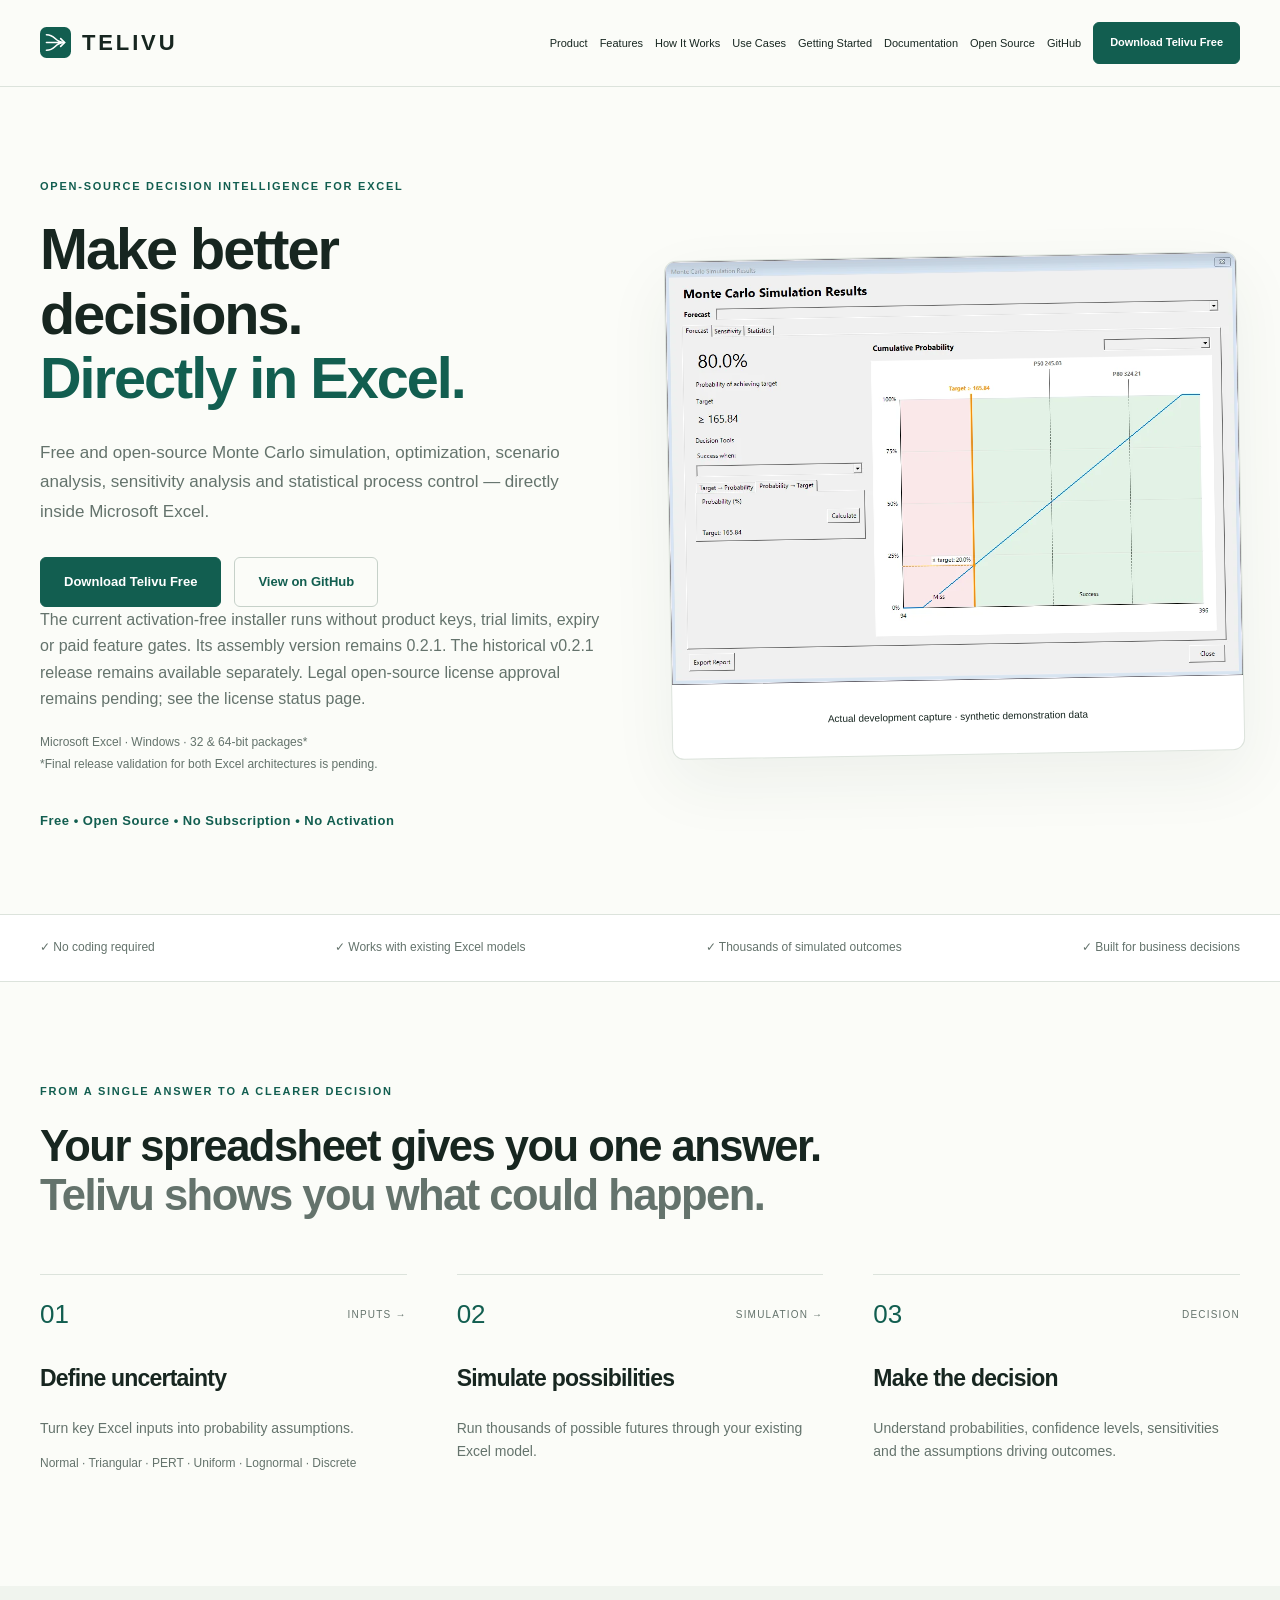
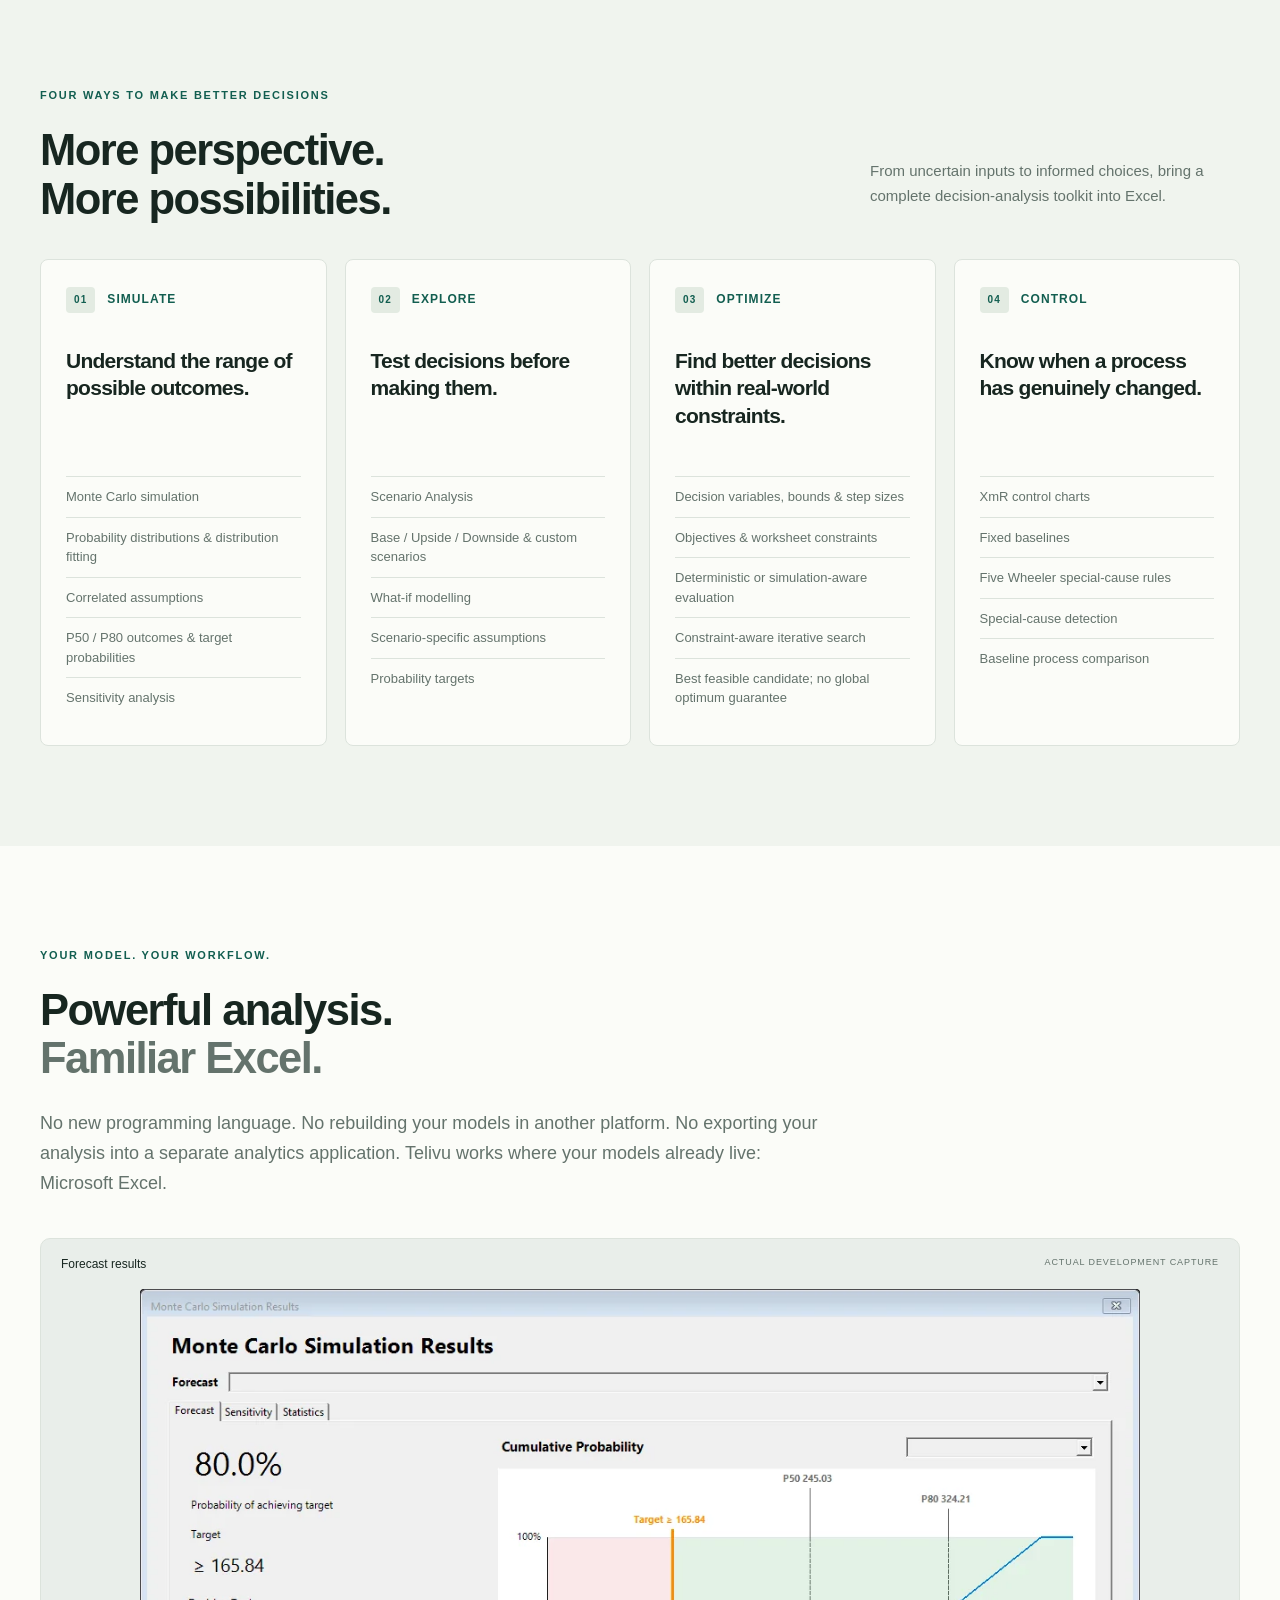
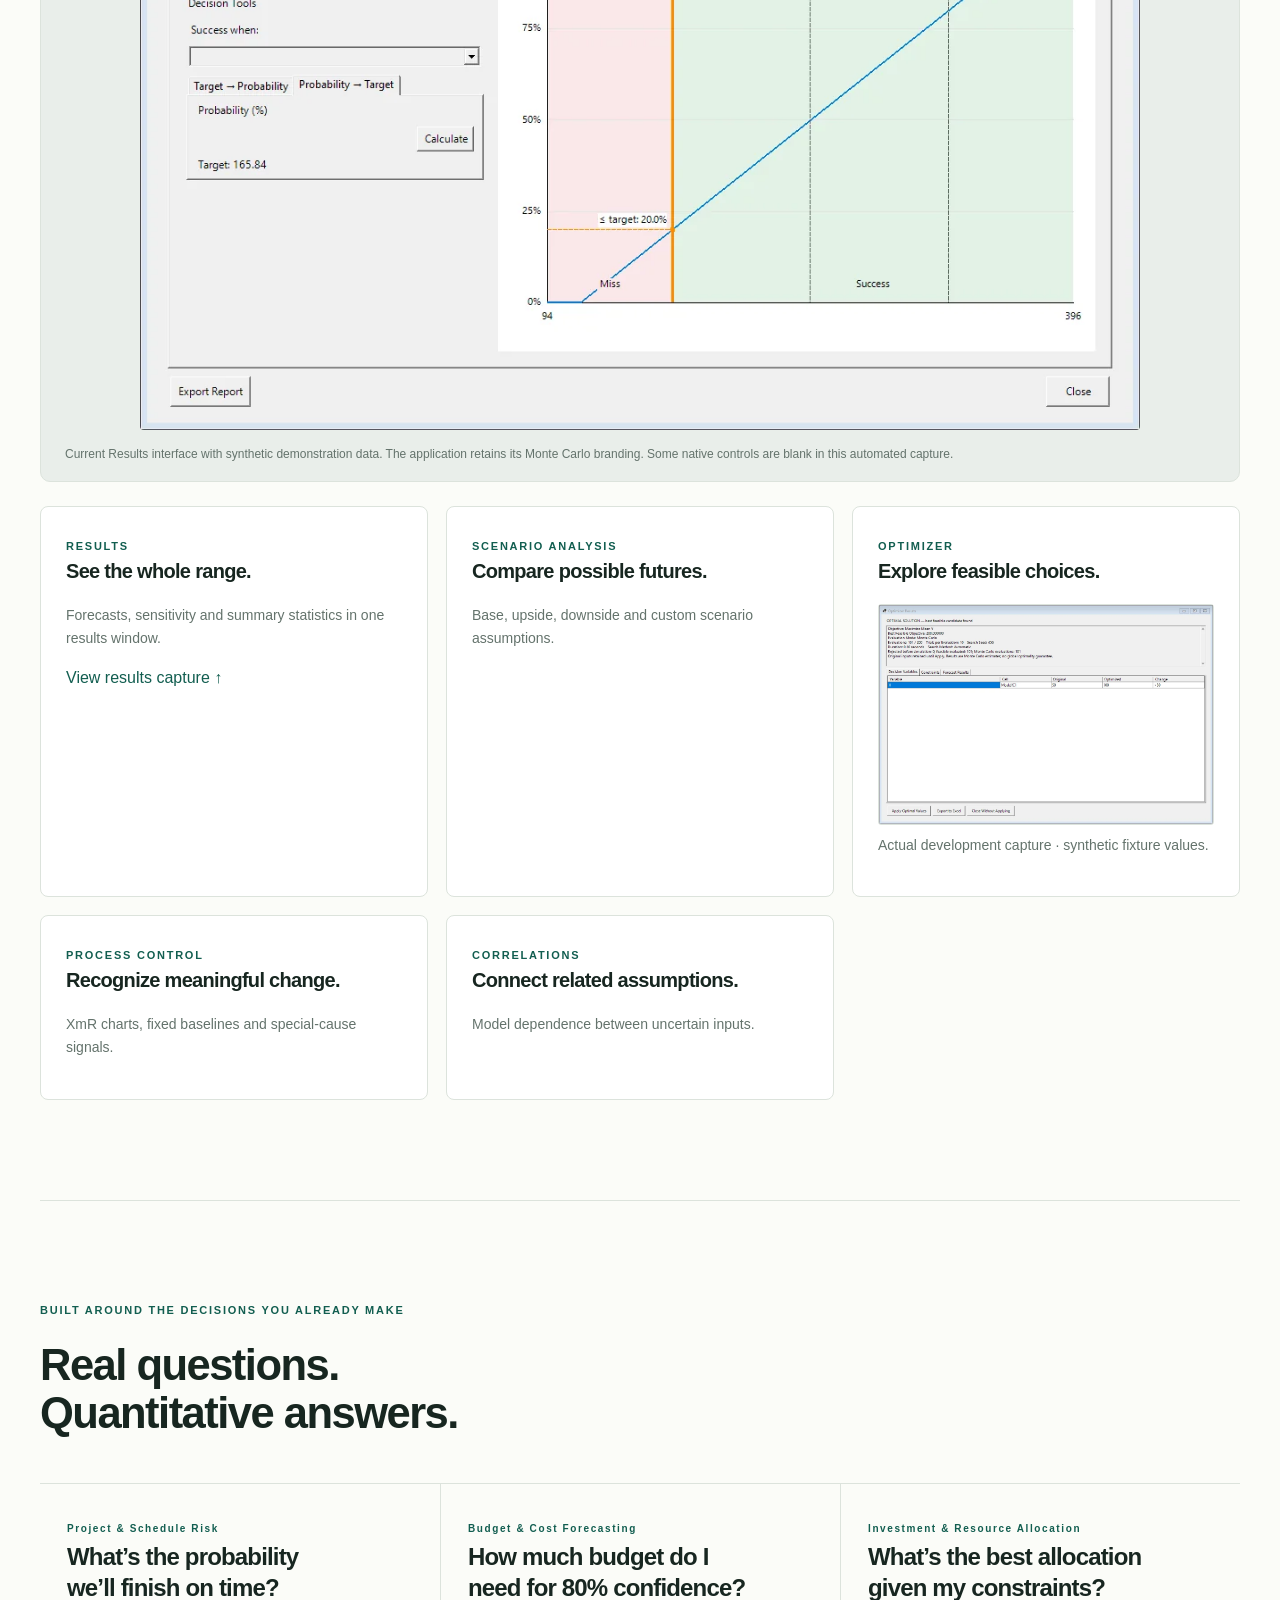
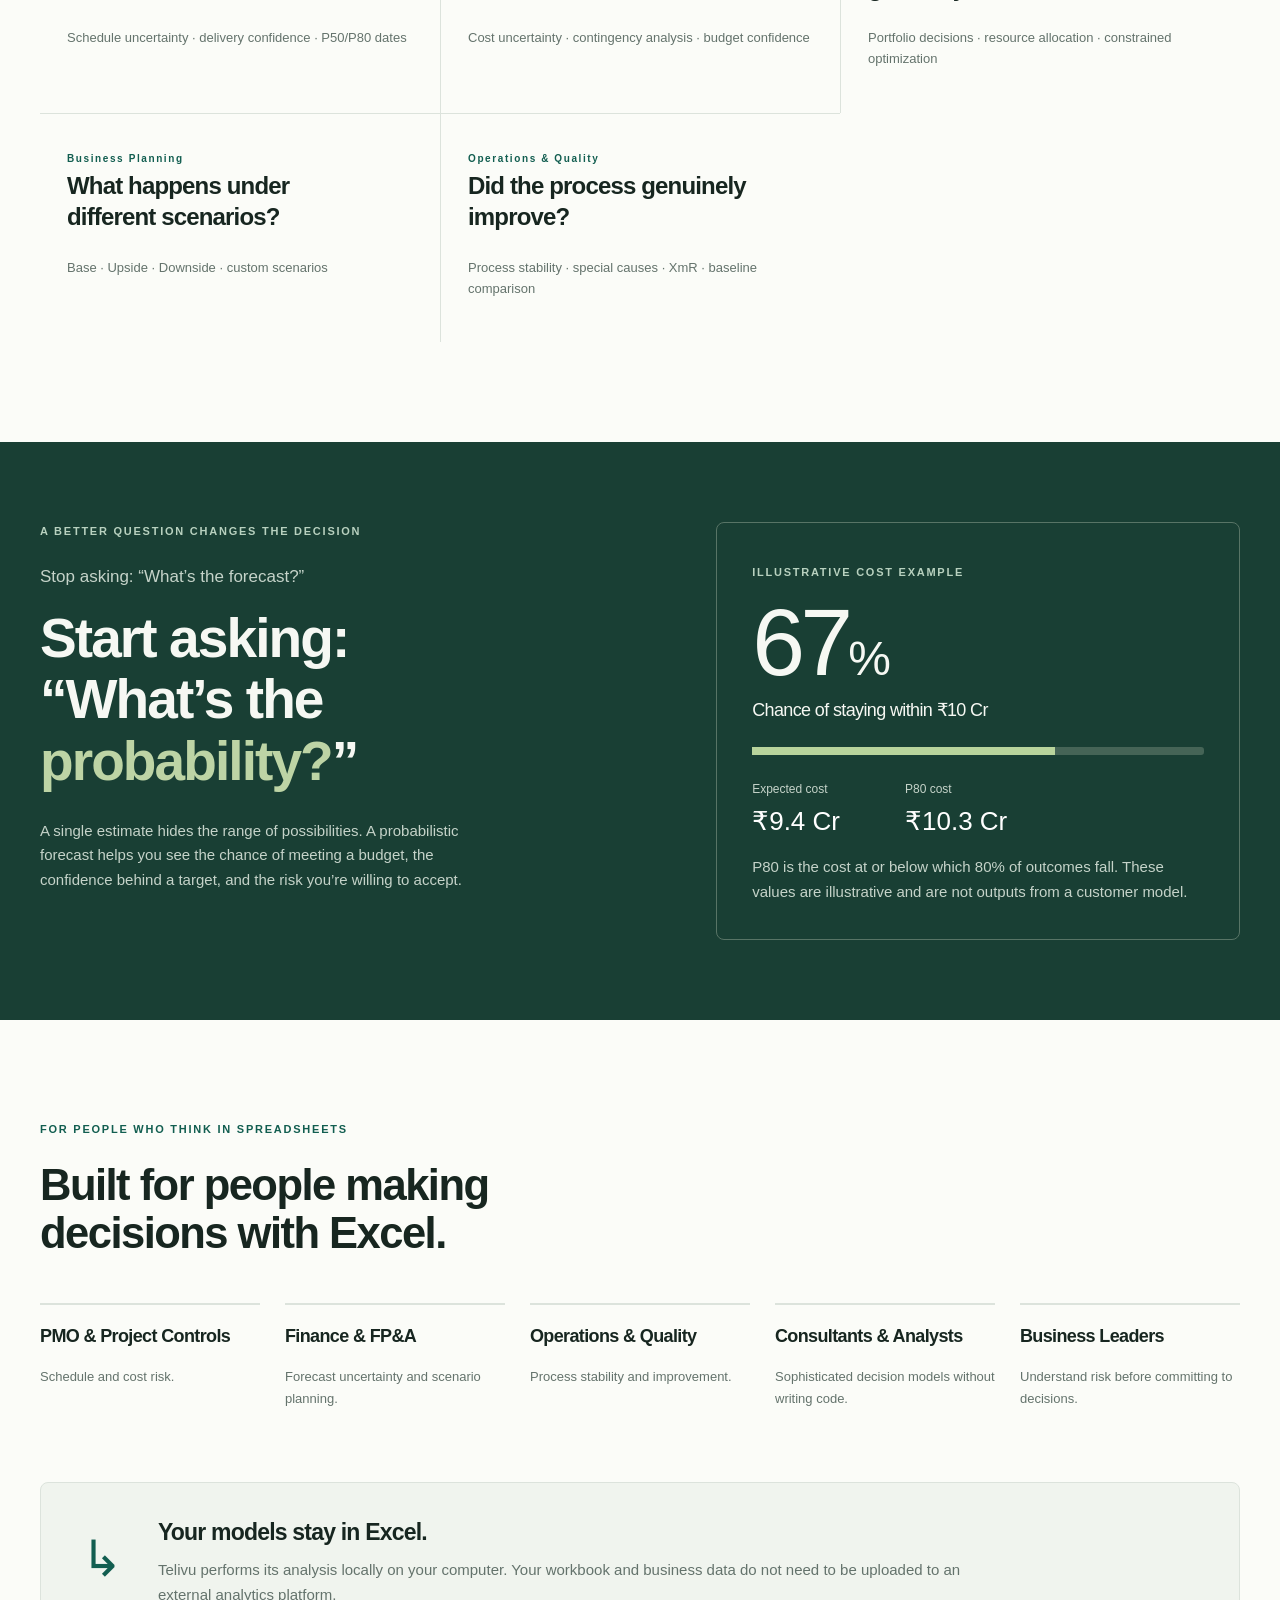
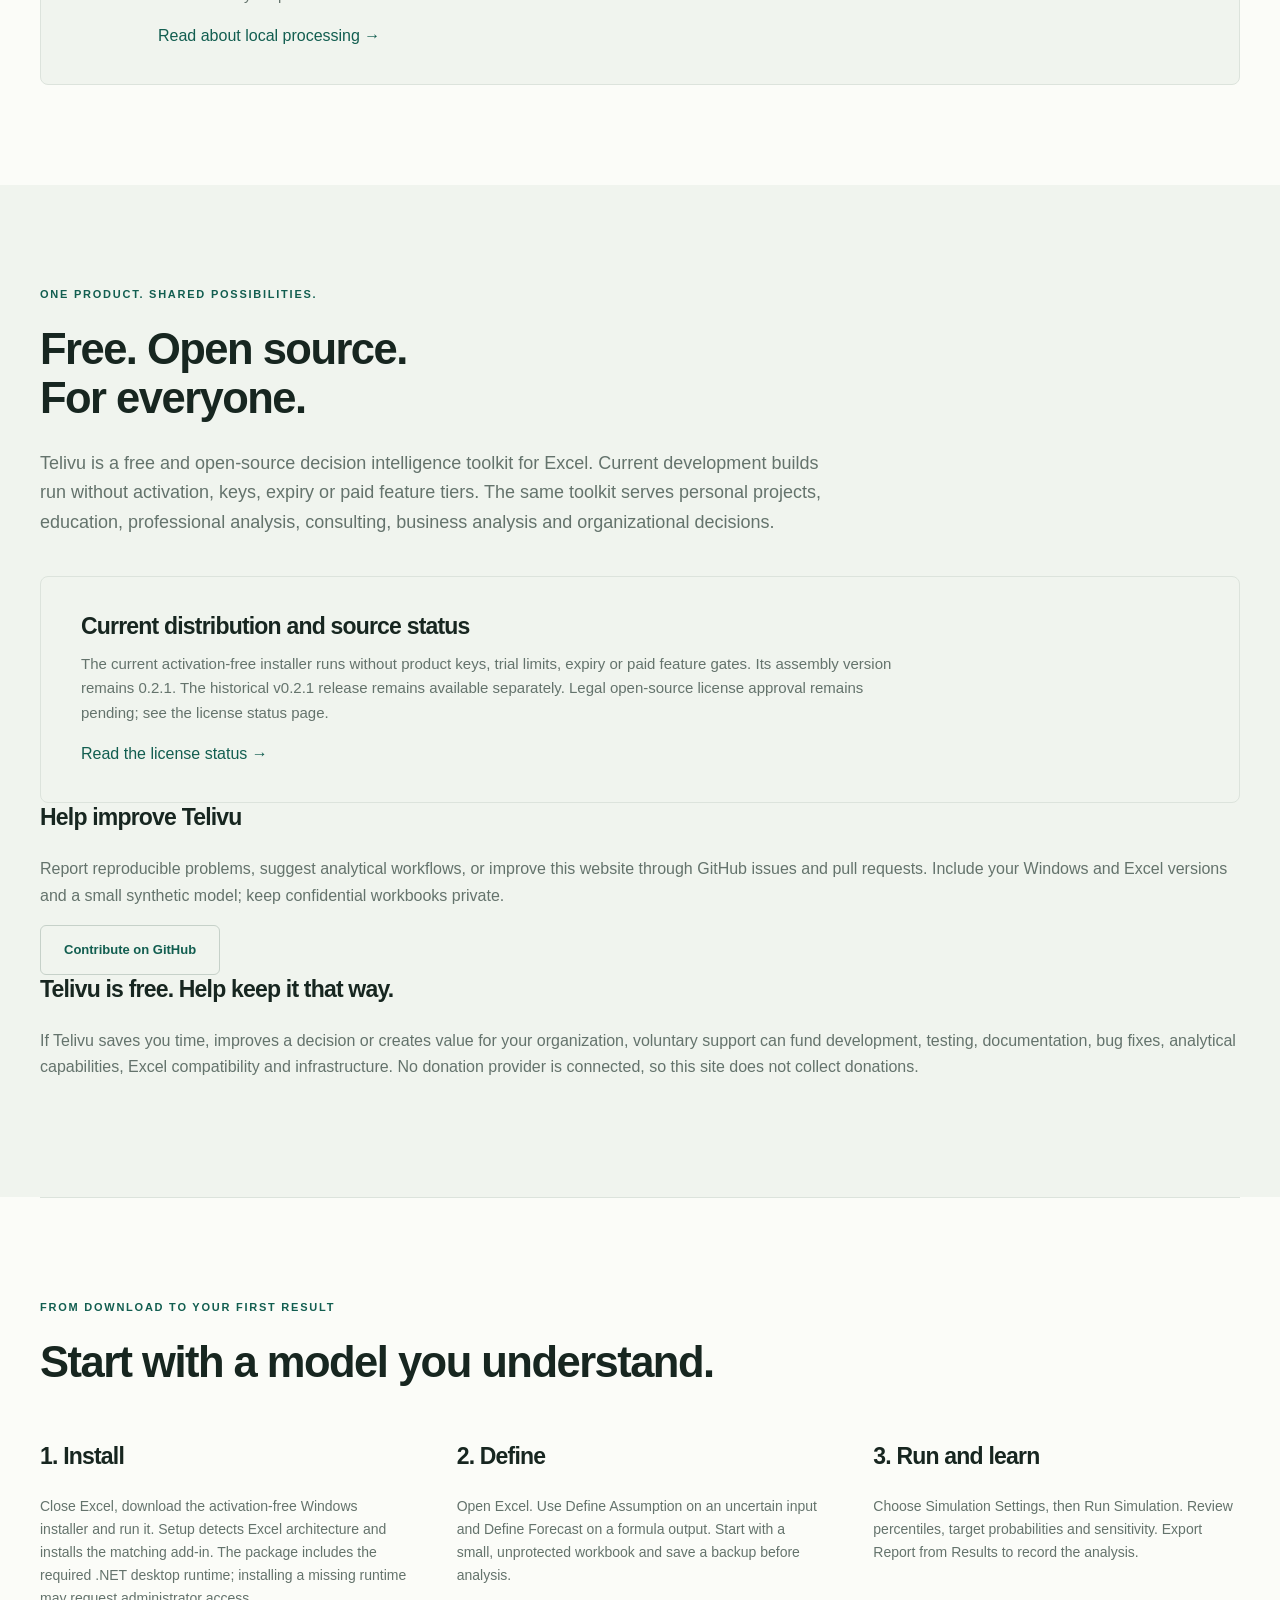
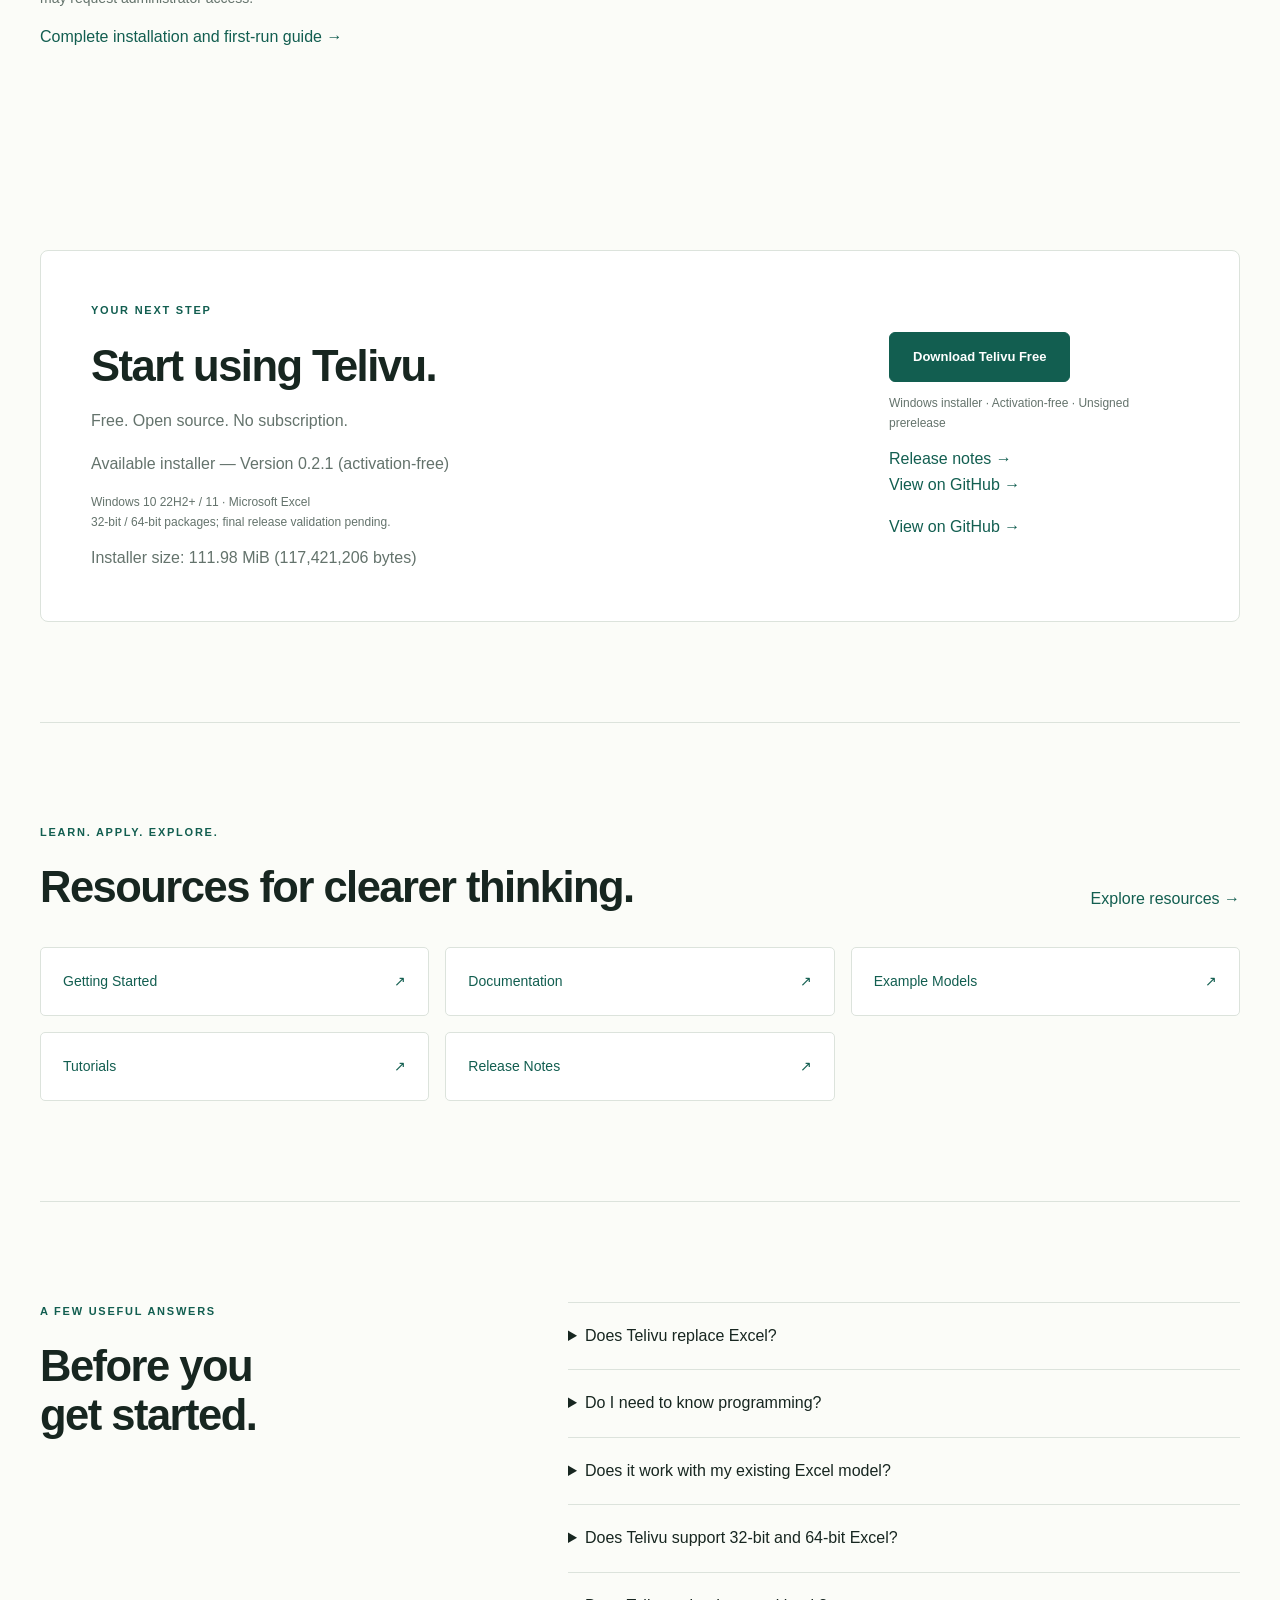
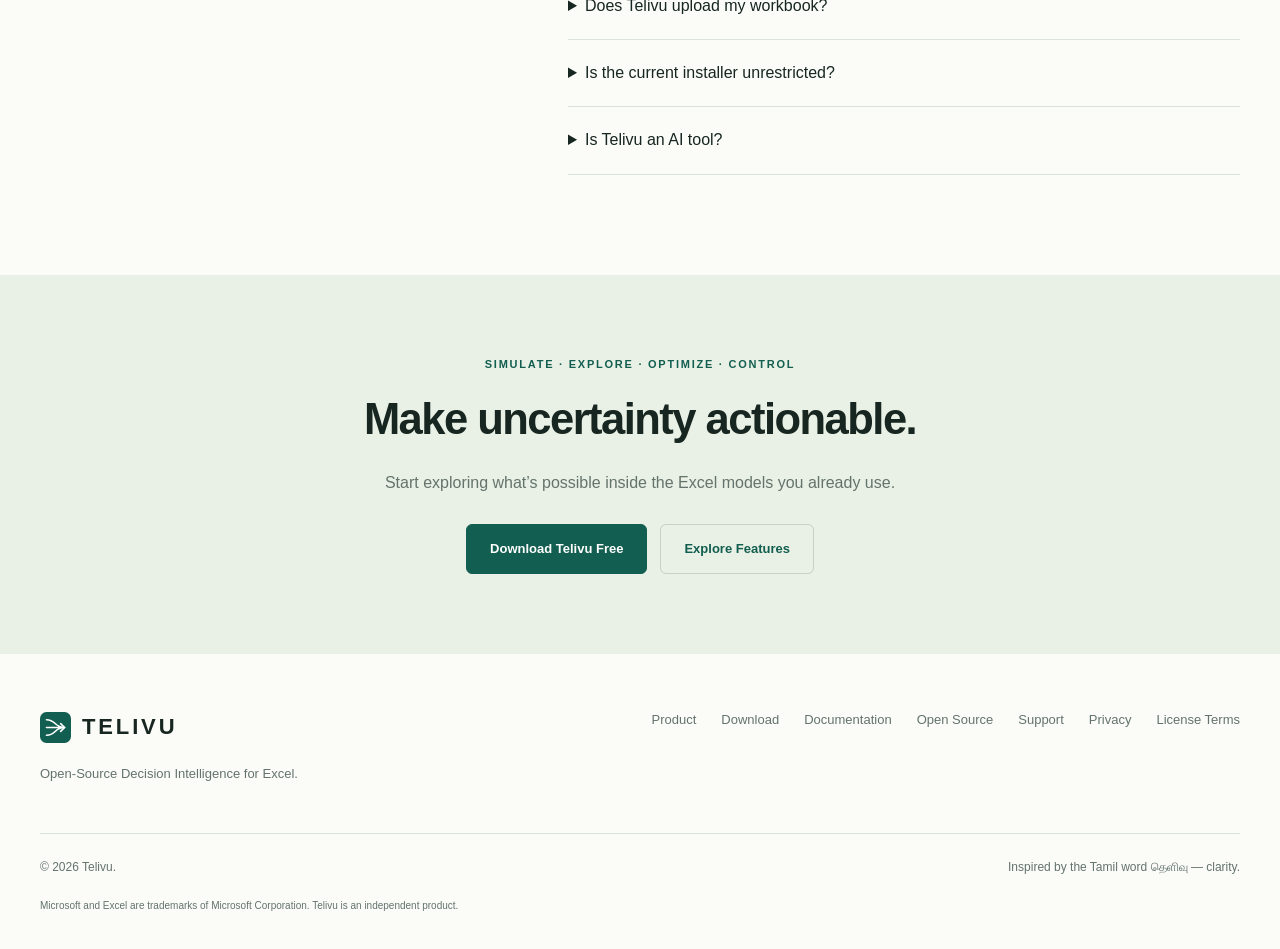
<file: site/index.html>
<!doctype html><html lang="en"><head>
<meta charset="utf-8"><meta name="viewport" content="width=device-width, initial-scale=1">
<title>Telivu — Open-Source Decision Intelligence for Excel</title>
<meta name="description" content="Simulation, scenario analysis, optimization and statistical process control directly inside Microsoft Excel. Turn uncertainty into better decisions with Telivu.">
<meta property="og:type" content="website"><meta property="og:title" content="Telivu — Open-Source Decision Intelligence for Excel"><meta property="og:description" content="Clarity in uncertainty. Decision analysis for Excel.">
<meta name="twitter:card" content="summary_large_image"><meta name="twitter:title" content="Telivu — Open-Source Decision Intelligence for Excel"><meta name="twitter:description" content="Simulation, scenarios, optimization and process control for Excel."><meta name="theme-color" content="#125e50">
<link rel="icon" href="assets/brand/mark.svg" type="image/svg+xml"><link rel="stylesheet" href="css/site.css"><script src="site-config.js?release=activation-free-2" defer></script><script src="js/site.js?release=activation-free-2" defer></script>
</head><body>
<a class="skip" href="#main">Skip to content</a>
<header class="header"><div class="wrap nav"><a class="brand" href="index.html"><img src="assets/brand/mark.svg" width="31" height="31" alt="">TELIVU</a><button class="menu-toggle" aria-controls="navigation" aria-expanded="false" hidden>Menu ☰</button><nav id="navigation" aria-label="Main navigation"><a href="index.html#product">Product</a><a href="index.html#features">Features</a><a href="index.html#how-it-works">How It Works</a><a href="index.html#use-cases">Use Cases</a><a href="index.html#getting-started">Getting Started</a><a href="index.html#resources">Documentation</a><a href="index.html#open-source">Open Source</a><a href="https://github.com/unrealvijay1/decision-risk-intelligence-excel">GitHub</a><a class="button small" data-download href="index.html#download">Download Telivu Free</a></nav></div></header>
<main id="main">
<section class="hero wrap"><div class="hero-copy"><p class="eyebrow">OPEN-SOURCE DECISION INTELLIGENCE FOR EXCEL</p><h1>Make better decisions.<br><em>Directly in Excel.</em></h1><p class="lead">Free and open-source Monte Carlo simulation, optimization, scenario analysis, sensitivity analysis and statistical process control — directly inside Microsoft Excel.</p><div class="actions"><a class="button" data-download href="#download">Download Telivu Free</a><a class="button secondary" href="https://github.com/unrealvijay1/decision-risk-intelligence-excel">View on GitHub</a></div><p>The current activation-free installer runs without product keys, trial limits, expiry or paid feature gates. Its assembly version remains 0.2.1. The historical v0.2.1 release remains available separately. Legal open-source license approval remains pending; see the license status page.</p><p class="compatibility">Microsoft Excel · Windows · 32 &amp; 64-bit packages*</p><p class="fine">*Final release validation for both Excel architectures is pending.</p><div class="capabilities">Free • Open Source • No Subscription • No Activation</div></div>
<figure class="hero-visual"><img src="assets/product/results.webp" width="1120" height="830" alt="Actual Telivu forecast results with cumulative probabilities and target calculator"><figcaption class="visual-note">Actual development capture · synthetic demonstration data</figcaption></figure></section>
<div class="value-strip"><div class="wrap"><span>✓ No coding required</span><span>✓ Works with existing Excel models</span><span>✓ Thousands of simulated outcomes</span><span>✓ Built for business decisions</span></div></div>
<section class="section wrap" id="product"><p class="eyebrow">FROM A SINGLE ANSWER TO A CLEARER DECISION</p><h2>Your spreadsheet gives you one answer.<br><span class="muted">Telivu shows you what could happen.</span></h2><div class="steps" id="how-it-works"><article><span class="step-number">01 <span>INPUTS →</span></span><h3>Define uncertainty</h3><p>Turn key Excel inputs into probability assumptions.</p><p class="fine">Normal · Triangular · PERT · Uniform · Lognormal · Discrete</p></article><article><span class="step-number">02 <span>SIMULATION →</span></span><h3>Simulate possibilities</h3><p>Run thousands of possible futures through your existing Excel model.</p></article><article><span class="step-number">03 <span>DECISION</span></span><h3>Make the decision</h3><p>Understand probabilities, confidence levels, sensitivities and the assumptions driving outcomes.</p></article></div></section>
<section class="tinted" id="features"><div class="section wrap"><div class="section-intro"><div><p class="eyebrow">FOUR WAYS TO MAKE BETTER DECISIONS</p><h2>More perspective.<br>More possibilities.</h2></div><p>From uncertain inputs to informed choices, bring a complete decision-analysis toolkit into Excel.</p></div><div class="pillars">
<article class="pillar"><div class="pillar-label"><span>01</span> SIMULATE</div><h3>Understand the range of possible outcomes.</h3><ul><li>Monte Carlo simulation</li><li>Probability distributions &amp; distribution fitting</li><li>Correlated assumptions</li><li>P50 / P80 outcomes &amp; target probabilities</li><li>Sensitivity analysis</li></ul></article>
<article class="pillar"><div class="pillar-label"><span>02</span> EXPLORE</div><h3>Test decisions before making them.</h3><ul><li>Scenario Analysis</li><li>Base / Upside / Downside &amp; custom scenarios</li><li>What-if modelling</li><li>Scenario-specific assumptions</li><li>Probability targets</li></ul></article>
<article class="pillar"><div class="pillar-label"><span>03</span> OPTIMIZE</div><h3>Find better decisions within real-world constraints.</h3><ul><li>Decision variables, bounds &amp; step sizes</li><li>Objectives &amp; worksheet constraints</li><li>Deterministic or simulation-aware evaluation</li><li>Constraint-aware iterative search</li><li>Best feasible candidate; no global optimum guarantee</li></ul></article>
<article class="pillar"><div class="pillar-label"><span>04</span> CONTROL</div><h3>Know when a process has genuinely changed.</h3><ul><li>XmR control charts</li><li>Fixed baselines</li><li>Five Wheeler special-cause rules</li><li>Special-cause detection</li><li>Baseline process comparison</li></ul></article>
</div></div></section>
<section class="section wrap" id="showcase"><p class="eyebrow">YOUR MODEL. YOUR WORKFLOW.</p><h2>Powerful analysis.<br><span class="muted">Familiar Excel.</span></h2><p class="section-lead">No new programming language. No rebuilding your models in another platform. No exporting your analysis into a separate analytics application. Telivu works where your models already live: Microsoft Excel.</p><figure class="product-shot"><div class="shot-heading"><span>Forecast results</span><span>ACTUAL DEVELOPMENT CAPTURE</span></div><img src="assets/product/results.webp" width="1120" height="830" loading="lazy" alt="Actual Results window with cumulative probability, P50 and P80 markers, target calculator and Export Report button"><figcaption>Current Results interface with synthetic demonstration data. The application retains its Monte Carlo branding. Some native controls are blank in this automated capture.</figcaption></figure><div class="showcase-grid">
<article class="showcase-card"><span class="eyebrow">RESULTS</span><h3>See the whole range.</h3><p>Forecasts, sensitivity and summary statistics in one results window.</p><a href="#showcase">View results capture ↑</a></article>
<article class="showcase-card"><span class="eyebrow">SCENARIO ANALYSIS</span><h3>Compare possible futures.</h3><p>Base, upside, downside and custom scenario assumptions.</p></article>
<article class="showcase-card"><span class="eyebrow">OPTIMIZER</span><h3>Explore feasible choices.</h3><img src="assets/product/optimizer.webp" width="1097" height="719" loading="lazy" alt="Actual Optimizer Results capture with a best feasible candidate, decision variables, Apply and Export controls"><p class="fine">Actual development capture · synthetic fixture values.</p></article>
<article class="showcase-card"><span class="eyebrow">PROCESS CONTROL</span><h3>Recognize meaningful change.</h3><p>XmR charts, fixed baselines and special-cause signals.</p></article>
<article class="showcase-card"><span class="eyebrow">CORRELATIONS</span><h3>Connect related assumptions.</h3><p>Model dependence between uncertain inputs.</p></article></div></section>
<section class="section wrap border-top" id="use-cases"><p class="eyebrow">BUILT AROUND THE DECISIONS YOU ALREADY MAKE</p><h2>Real questions.<br>Quantitative answers.</h2><div class="use-cases">
<article><span class="eyebrow">Project &amp; Schedule Risk</span><h3>What’s the probability we’ll finish on time?</h3><p>Schedule uncertainty · delivery confidence · P50/P80 dates</p></article>
<article><span class="eyebrow">Budget &amp; Cost Forecasting</span><h3>How much budget do I need for 80% confidence?</h3><p>Cost uncertainty · contingency analysis · budget confidence</p></article>
<article><span class="eyebrow">Investment &amp; Resource Allocation</span><h3>What’s the best allocation given my constraints?</h3><p>Portfolio decisions · resource allocation · constrained optimization</p></article>
<article><span class="eyebrow">Business Planning</span><h3>What happens under different scenarios?</h3><p>Base · Upside · Downside · custom scenarios</p></article>
<article><span class="eyebrow">Operations &amp; Quality</span><h3>Did the process genuinely improve?</h3><p>Process stability · special causes · XmR · baseline comparison</p></article></div></section>
<section class="probability-section"><div class="wrap probability-inner"><div><p class="eyebrow">A BETTER QUESTION CHANGES THE DECISION</p><p class="old-question">Stop asking: “What’s the forecast?”</p><h2>Start asking:<br>“What’s the<br><em>probability?</em>”</h2><p>A single estimate hides the range of possibilities. A probabilistic forecast helps you see the chance of meeting a budget, the confidence behind a target, and the risk you’re willing to accept.</p></div><div class="probability-explanation"><span class="eyebrow">ILLUSTRATIVE COST EXAMPLE</span><div class="large-stat">67<span>%</span></div><h3>Chance of staying within ₹10 Cr</h3><div class="probability-meter" aria-hidden="true"><span></span></div><div class="stat-pair"><p>Expected cost<strong>₹9.4 Cr</strong></p><p>P80 cost<strong>₹10.3 Cr</strong></p></div><p class="fine">P80 is the cost at or below which 80% of outcomes fall. These values are illustrative and are not outputs from a customer model.</p></div></div></section>
<section class="section wrap"><p class="eyebrow">FOR PEOPLE WHO THINK IN SPREADSHEETS</p><h2>Built for people making<br>decisions with Excel.</h2><div class="audiences"><article><h3>PMO &amp; Project Controls</h3><p>Schedule and cost risk.</p></article><article><h3>Finance &amp; FP&amp;A</h3><p>Forecast uncertainty and scenario planning.</p></article><article><h3>Operations &amp; Quality</h3><p>Process stability and improvement.</p></article><article><h3>Consultants &amp; Analysts</h3><p>Sophisticated decision models without writing code.</p></article><article><h3>Business Leaders</h3><p>Understand risk before committing to decisions.</p></article></div><div class="local-panel"><span class="local-icon" aria-hidden="true">↳</span><div><h3>Your models stay in Excel.</h3><p>Telivu performs its analysis locally on your computer. Your workbook and business data do not need to be uploaded to an external analytics platform. </p><a href="privacy/">Read about local processing →</a></div></div></section>
<section class="tinted" id="open-source"><div class="section wrap"><p class="eyebrow">ONE PRODUCT. SHARED POSSIBILITIES.</p><h2>Free. Open source.<br>For everyone.</h2><p class="section-lead">Telivu is a free and open-source decision intelligence toolkit for Excel. Current development builds run without activation, keys, expiry or paid feature tiers. The same toolkit serves personal projects, education, professional analysis, consulting, business analysis and organizational decisions.</p><div class="local-panel"><div><h3>Current distribution and source status</h3><p>The current activation-free installer runs without product keys, trial limits, expiry or paid feature gates. Its assembly version remains 0.2.1. The historical v0.2.1 release remains available separately. Legal open-source license approval remains pending; see the license status page.</p><a href="license/">Read the license status →</a></div></div><h3>Help improve Telivu</h3><p>Report reproducible problems, suggest analytical workflows, or improve this website through GitHub issues and pull requests. Include your Windows and Excel versions and a small synthetic model; keep confidential workbooks private.</p><a class="button secondary" href="https://github.com/unrealvijay1/decision-risk-intelligence-excel/issues">Contribute on GitHub</a><h3>Telivu is free. Help keep it that way.</h3><p>If Telivu saves you time, improves a decision or creates value for your organization, voluntary support can fund development, testing, documentation, bug fixes, analytical capabilities, Excel compatibility and infrastructure. No donation provider is connected, so this site does not collect donations.</p></div></section>
<section class="section wrap border-top" id="getting-started"><p class="eyebrow">FROM DOWNLOAD TO YOUR FIRST RESULT</p><h2>Start with a model you understand.</h2><div class="steps"><article><h3>1. Install</h3><p>Close Excel, download the activation-free Windows installer and run it. Setup detects Excel architecture and installs the matching add-in. The package includes the required .NET desktop runtime; installing a missing runtime may request administrator access.</p></article><article><h3>2. Define</h3><p>Open Excel. Use Define Assumption on an uncertain input and Define Forecast on a formula output. Start with a small, unprotected workbook and save a backup before analysis.</p></article><article><h3>3. Run and learn</h3><p>Choose Simulation Settings, then Run Simulation. Review percentiles, target probabilities and sensitivity. Export Report from Results to record the analysis.</p></article></div><a href="resources/getting-started/">Complete installation and first-run guide →</a></section><section class="section wrap" id="download"><div class="download-panel"><div><p class="eyebrow">YOUR NEXT STEP</p><h2>Start using Telivu.</h2><p>Free. Open source. No subscription.</p><p>Available installer — Version <span data-version>0.2.1</span> (activation-free)</p><p class="fine">Windows 10 22H2+ / 11 · Microsoft Excel<br>32-bit / 64-bit packages; final release validation pending.</p><p data-installer-size hidden></p></div><div><a class="button" data-download href="#download">Download Telivu Free</a><p class="fine" data-download-status>Activation-free Windows installer · Unsigned prerelease</p><a data-release-notes href="resources/release-notes/">Release notes →</a><p><a href="https://github.com/unrealvijay1/decision-risk-intelligence-excel">View on GitHub →</a></p><p><a href="https://github.com/unrealvijay1/decision-risk-intelligence-excel">View on GitHub →</a></p></div></div></section>
<section class="section wrap border-top" id="resources"><div class="section-intro"><div><p class="eyebrow">LEARN. APPLY. EXPLORE.</p><h2>Resources for clearer thinking.</h2></div><a href="resources/">Explore resources →</a></div><div class="resource-links"><a href="resources/getting-started/">Getting Started <span>↗</span></a><a href="resources/documentation/">Documentation <span>↗</span></a><a href="resources/example-models/">Example Models <span>↗</span></a><a href="resources/tutorials/">Tutorials <span>↗</span></a><a href="resources/release-notes/">Release Notes <span>↗</span></a></div></section>
<section class="section wrap border-top" id="faq"><div class="faq-layout"><div><p class="eyebrow">A FEW USEFUL ANSWERS</p><h2>Before you<br>get started.</h2></div><div class="faq">
<details><summary>Does Telivu replace Excel?</summary><p>No. Telivu extends Microsoft Excel with decision-analysis capabilities.</p></details>
<details><summary>Do I need to know programming?</summary><p>No. Configure assumptions, forecasts and analysis through the add-in’s interface.</p></details>
<details><summary>Does it work with my existing Excel model?</summary><p>Telivu is designed for Excel-based models. Inputs, forecasts and references must meet supported configuration requirements. Workbook protection, external dependencies and calculation behavior may affect compatibility.</p></details>
<details><summary>Does Telivu support 32-bit and 64-bit Excel?</summary><p>Both x86 and x64 packages are built. Final clean-machine validation for both Excel architectures remains a release gate; the available installer is an unsigned prerelease. Windows is required.</p></details>
<details><summary>Does Telivu upload my workbook?</summary><p>Current analysis runs locally through Excel on your computer. Workbook data is not uploaded to an analytics service. Current licensing also uses local offline validation.</p></details>
<details><summary>Is the current installer unrestricted?</summary><p>The current activation-free installer runs without product keys, trial limits, expiry or paid feature gates. Its assembly version remains 0.2.1. The historical v0.2.1 release remains available separately. Legal open-source license approval remains pending; see the license status page.</p></details>
<details><summary>Is Telivu an AI tool?</summary><p>Telivu is a quantitative decision-analysis tool. Its core simulation, optimization and statistical methods produce analytical results rather than relying on generative AI. Fixed seeds support reproducible simulations under the same model and settings.</p></details>
</div></div></section>
<section class="closing"><div class="wrap"><p class="eyebrow">SIMULATE · EXPLORE · OPTIMIZE · CONTROL</p><h2>Make uncertainty actionable.</h2><p>Start exploring what’s possible inside the Excel models you already use.</p><div class="actions"><a class="button" data-download href="#download">Download Telivu Free</a><a class="button secondary" href="#features">Explore Features</a></div></div></section>
</main>
<footer class="footer"><div class="wrap"><div class="footer-top"><div><a class="brand" href="index.html"><img src="assets/brand/mark.svg" width="31" height="31" alt="">TELIVU</a><p>Open-Source Decision Intelligence for Excel.</p></div><nav aria-label="Footer"><a href="index.html#product">Product</a><a href="index.html#download">Download</a><a href="resources/documentation/">Documentation</a><a href="index.html#open-source">Open Source</a><a href="support/">Support</a><a href="privacy/">Privacy</a><a href="license/">License Terms</a></nav></div><div class="footer-bottom"><span>© 2026 Telivu.</span><span>Inspired by the Tamil word <span lang="ta">தெளிவு</span> — clarity.</span></div><p class="fine">Microsoft and Excel are trademarks of Microsoft Corporation. Telivu is an independent product.</p></div></footer>
</body></html>
</file>
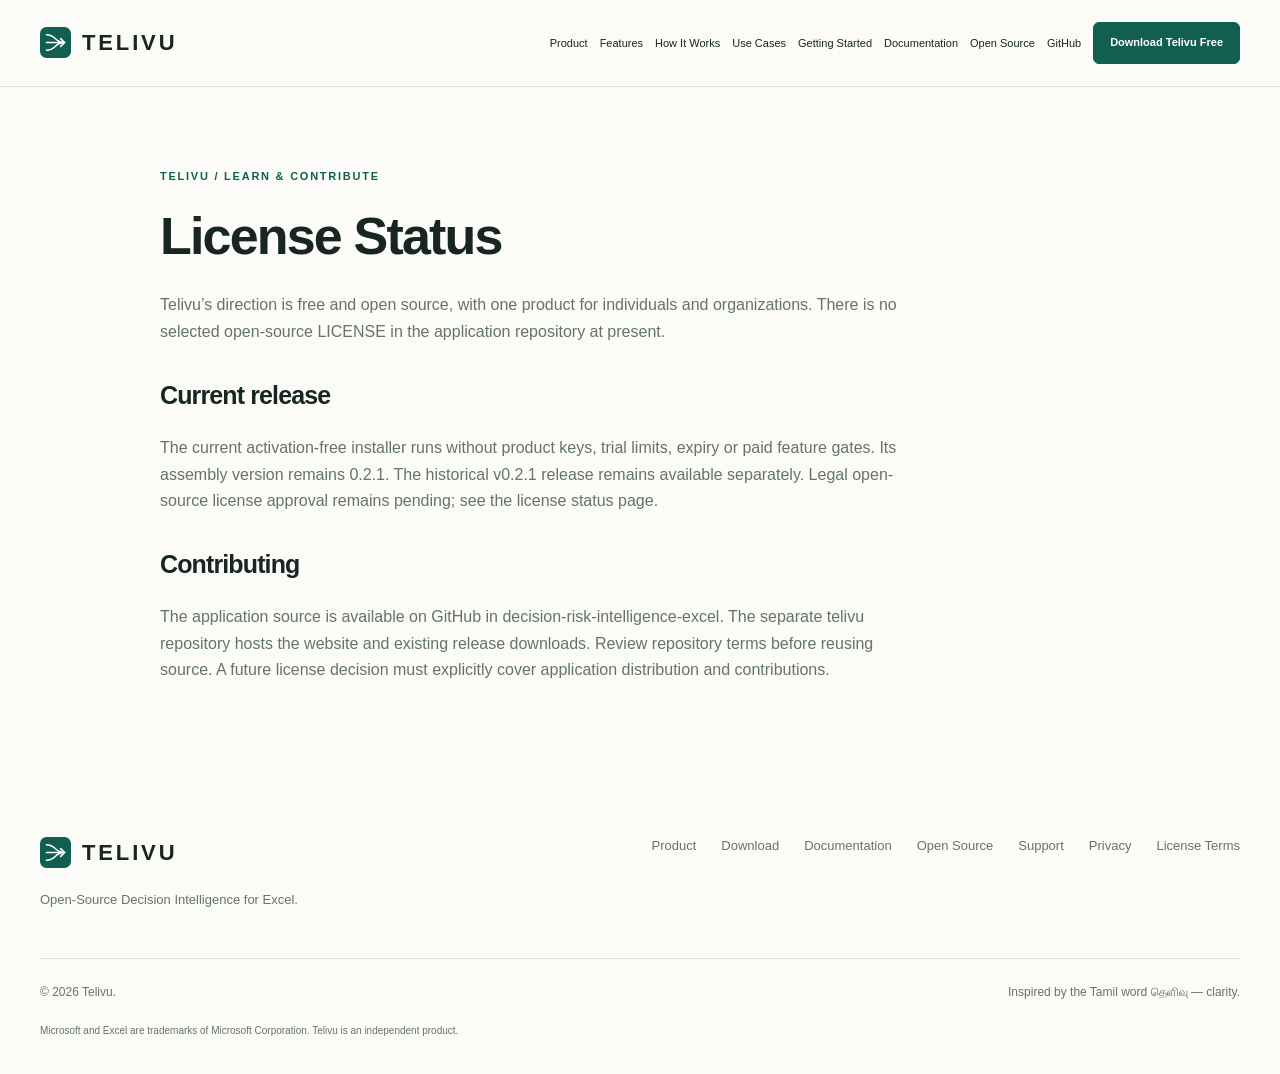
<file: site/license/index.html>
<!doctype html><html lang="en"><head><meta charset="utf-8"><meta name="viewport" content="width=device-width, initial-scale=1"><title>License Status — Telivu</title><meta name="description" content="License Status for Telivu, the Excel decision intelligence toolkit."><link rel="stylesheet" href="../css/site.css"><script src="../site-config.js?release=activation-free-2" defer></script><script src="../js/site.js?release=activation-free-2" defer></script></head><body><header class="header"><div class="wrap nav"><a class="brand" href="../index.html"><img src="../assets/brand/mark.svg" width="31" height="31" alt="">TELIVU</a><button class="menu-toggle" aria-controls="navigation" aria-expanded="false" hidden>Menu ☰</button><nav id="navigation" aria-label="Main navigation"><a href="../index.html#product">Product</a><a href="../index.html#features">Features</a><a href="../index.html#how-it-works">How It Works</a><a href="../index.html#use-cases">Use Cases</a><a href="../index.html#getting-started">Getting Started</a><a href="../index.html#resources">Documentation</a><a href="../index.html#open-source">Open Source</a><a href="https://github.com/unrealvijay1/decision-risk-intelligence-excel">GitHub</a><a class="button small" data-download href="../index.html#download">Download Telivu Free</a></nav></div></header><main class="document wrap" id="main"><p class="eyebrow">TELIVU / LEARN & CONTRIBUTE</p><h1>License Status</h1><p>Telivu’s direction is free and open source, with one product for individuals and organizations. There is no selected open-source LICENSE in the application repository at present.</p><h2>Current release</h2><p>The current activation-free installer runs without product keys, trial limits, expiry or paid feature gates. Its assembly version remains 0.2.1. The historical v0.2.1 release remains available separately. Legal open-source license approval remains pending; see the license status page.</p><h2>Contributing</h2><p>The application source is available on GitHub in decision-risk-intelligence-excel. The separate telivu repository hosts the website and existing release downloads. Review repository terms before reusing source. A future license decision must explicitly cover application distribution and contributions.</p></main><footer class="footer"><div class="wrap"><div class="footer-top"><div><a class="brand" href="../index.html"><img src="../assets/brand/mark.svg" width="31" height="31" alt="">TELIVU</a><p>Open-Source Decision Intelligence for Excel.</p></div><nav aria-label="Footer"><a href="../index.html#product">Product</a><a href="../index.html#download">Download</a><a href="../resources/documentation/">Documentation</a><a href="../index.html#open-source">Open Source</a><a href="../support/">Support</a><a href="../privacy/">Privacy</a><a href="../license/">License Terms</a></nav></div><div class="footer-bottom"><span>© 2026 Telivu.</span><span>Inspired by the Tamil word <span lang="ta">தெளிவு</span> — clarity.</span></div><p class="fine">Microsoft and Excel are trademarks of Microsoft Corporation. Telivu is an independent product.</p></div></footer></body></html>
</file>
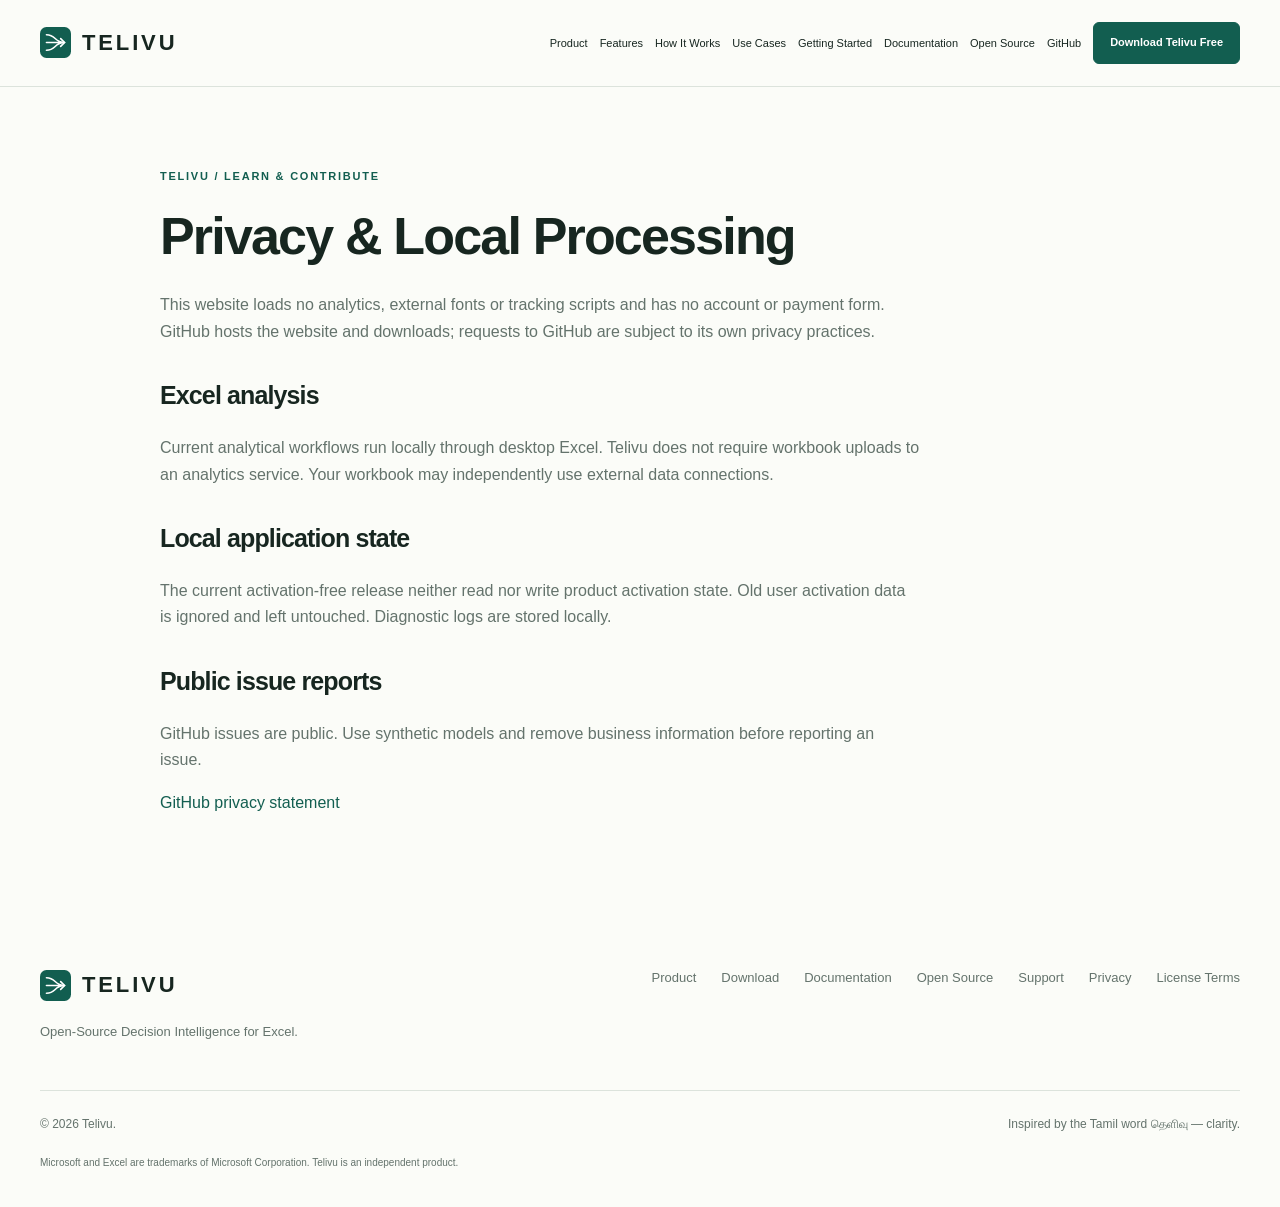
<file: site/privacy/index.html>
<!doctype html><html lang="en"><head><meta charset="utf-8"><meta name="viewport" content="width=device-width, initial-scale=1"><title>Privacy & Local Processing — Telivu</title><meta name="description" content="Privacy & Local Processing for Telivu, the Excel decision intelligence toolkit."><link rel="stylesheet" href="../css/site.css"><script src="../site-config.js?release=activation-free-2" defer></script><script src="../js/site.js?release=activation-free-2" defer></script></head><body><header class="header"><div class="wrap nav"><a class="brand" href="../index.html"><img src="../assets/brand/mark.svg" width="31" height="31" alt="">TELIVU</a><button class="menu-toggle" aria-controls="navigation" aria-expanded="false" hidden>Menu ☰</button><nav id="navigation" aria-label="Main navigation"><a href="../index.html#product">Product</a><a href="../index.html#features">Features</a><a href="../index.html#how-it-works">How It Works</a><a href="../index.html#use-cases">Use Cases</a><a href="../index.html#getting-started">Getting Started</a><a href="../index.html#resources">Documentation</a><a href="../index.html#open-source">Open Source</a><a href="https://github.com/unrealvijay1/decision-risk-intelligence-excel">GitHub</a><a class="button small" data-download href="../index.html#download">Download Telivu Free</a></nav></div></header><main class="document wrap" id="main"><p class="eyebrow">TELIVU / LEARN & CONTRIBUTE</p><h1>Privacy & Local Processing</h1><p>This website loads no analytics, external fonts or tracking scripts and has no account or payment form. GitHub hosts the website and downloads; requests to GitHub are subject to its own privacy practices.</p><h2>Excel analysis</h2><p>Current analytical workflows run locally through desktop Excel. Telivu does not require workbook uploads to an analytics service. Your workbook may independently use external data connections.</p><h2>Local application state</h2><p>The current activation-free release neither read nor write product activation state. Old user activation data is ignored and left untouched. Diagnostic logs are stored locally.</p><h2>Public issue reports</h2><p>GitHub issues are public. Use synthetic models and remove business information before reporting an issue.</p><p><a href="https://docs.github.com/en/site-policy/privacy-policies/github-general-privacy-statement">GitHub privacy statement</a></p></main><footer class="footer"><div class="wrap"><div class="footer-top"><div><a class="brand" href="../index.html"><img src="../assets/brand/mark.svg" width="31" height="31" alt="">TELIVU</a><p>Open-Source Decision Intelligence for Excel.</p></div><nav aria-label="Footer"><a href="../index.html#product">Product</a><a href="../index.html#download">Download</a><a href="../resources/documentation/">Documentation</a><a href="../index.html#open-source">Open Source</a><a href="../support/">Support</a><a href="../privacy/">Privacy</a><a href="../license/">License Terms</a></nav></div><div class="footer-bottom"><span>© 2026 Telivu.</span><span>Inspired by the Tamil word <span lang="ta">தெளிவு</span> — clarity.</span></div><p class="fine">Microsoft and Excel are trademarks of Microsoft Corporation. Telivu is an independent product.</p></div></footer></body></html>
</file>
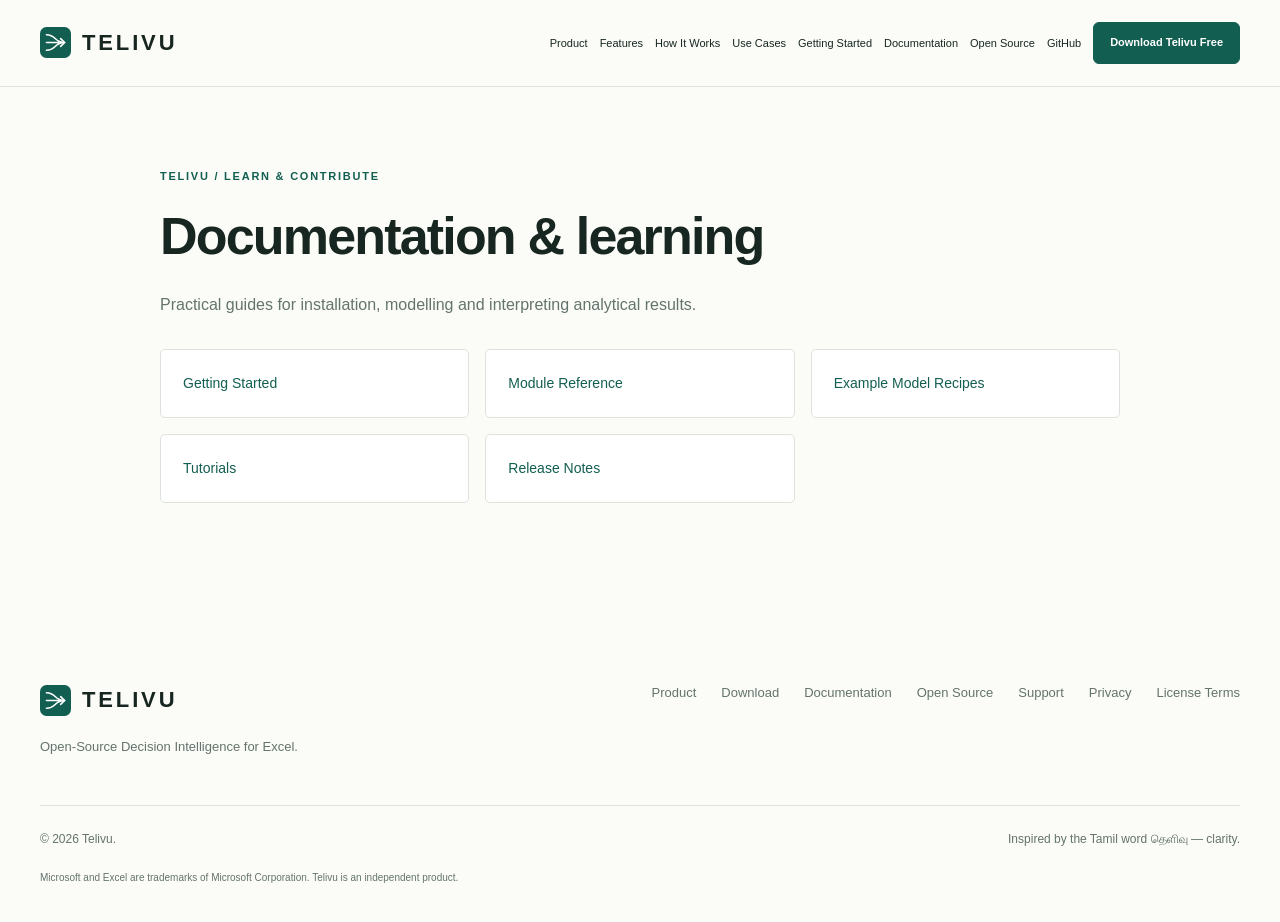
<file: site/resources/index.html>
<!doctype html><html lang="en"><head><meta charset="utf-8"><meta name="viewport" content="width=device-width, initial-scale=1"><title>Documentation & learning — Telivu</title><meta name="description" content="Documentation & learning for Telivu, the Excel decision intelligence toolkit."><link rel="stylesheet" href="../css/site.css"><script src="../site-config.js?release=activation-free-2" defer></script><script src="../js/site.js?release=activation-free-2" defer></script></head><body><header class="header"><div class="wrap nav"><a class="brand" href="../index.html"><img src="../assets/brand/mark.svg" width="31" height="31" alt="">TELIVU</a><button class="menu-toggle" aria-controls="navigation" aria-expanded="false" hidden>Menu ☰</button><nav id="navigation" aria-label="Main navigation"><a href="../index.html#product">Product</a><a href="../index.html#features">Features</a><a href="../index.html#how-it-works">How It Works</a><a href="../index.html#use-cases">Use Cases</a><a href="../index.html#getting-started">Getting Started</a><a href="../index.html#resources">Documentation</a><a href="../index.html#open-source">Open Source</a><a href="https://github.com/unrealvijay1/decision-risk-intelligence-excel">GitHub</a><a class="button small" data-download href="../index.html#download">Download Telivu Free</a></nav></div></header><main class="document wrap" id="main"><p class="eyebrow">TELIVU / LEARN & CONTRIBUTE</p><h1>Documentation & learning</h1><p>Practical guides for installation, modelling and interpreting analytical results.</p><div class="resource-links"><a href="getting-started/">Getting Started</a><a href="documentation/">Module Reference</a><a href="example-models/">Example Model Recipes</a><a href="tutorials/">Tutorials</a><a href="release-notes/">Release Notes</a></div></main><footer class="footer"><div class="wrap"><div class="footer-top"><div><a class="brand" href="../index.html"><img src="../assets/brand/mark.svg" width="31" height="31" alt="">TELIVU</a><p>Open-Source Decision Intelligence for Excel.</p></div><nav aria-label="Footer"><a href="../index.html#product">Product</a><a href="../index.html#download">Download</a><a href="../resources/documentation/">Documentation</a><a href="../index.html#open-source">Open Source</a><a href="../support/">Support</a><a href="../privacy/">Privacy</a><a href="../license/">License Terms</a></nav></div><div class="footer-bottom"><span>© 2026 Telivu.</span><span>Inspired by the Tamil word <span lang="ta">தெளிவு</span> — clarity.</span></div><p class="fine">Microsoft and Excel are trademarks of Microsoft Corporation. Telivu is an independent product.</p></div></footer></body></html>
</file>
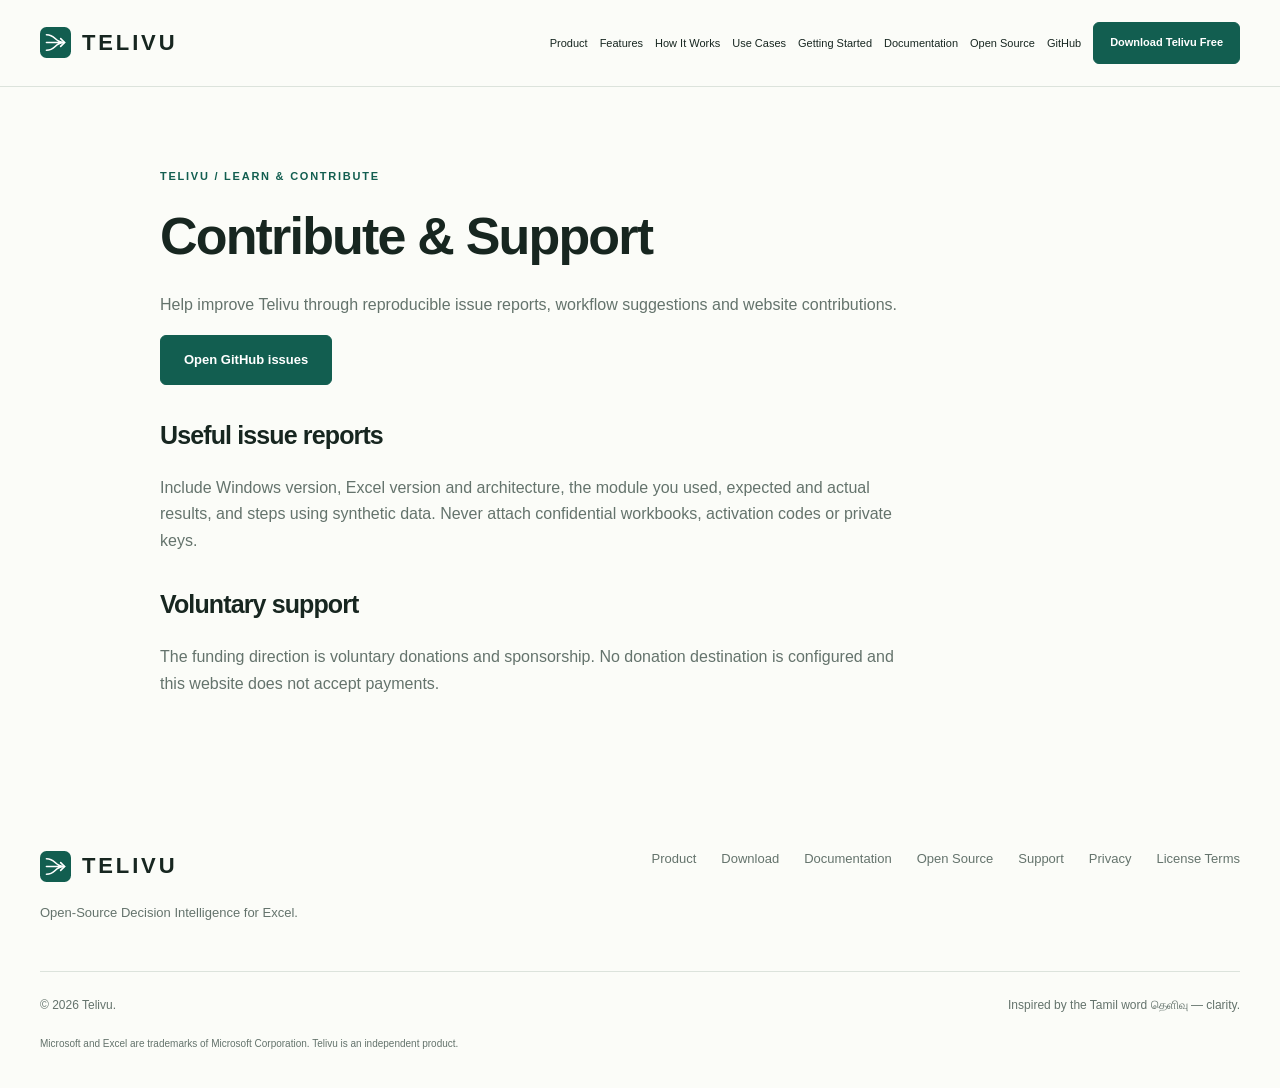
<file: site/support/index.html>
<!doctype html><html lang="en"><head><meta charset="utf-8"><meta name="viewport" content="width=device-width, initial-scale=1"><title>Contribute & Support — Telivu</title><meta name="description" content="Contribute & Support for Telivu, the Excel decision intelligence toolkit."><link rel="stylesheet" href="../css/site.css"><script src="../site-config.js?release=activation-free-2" defer></script><script src="../js/site.js?release=activation-free-2" defer></script></head><body><header class="header"><div class="wrap nav"><a class="brand" href="../index.html"><img src="../assets/brand/mark.svg" width="31" height="31" alt="">TELIVU</a><button class="menu-toggle" aria-controls="navigation" aria-expanded="false" hidden>Menu ☰</button><nav id="navigation" aria-label="Main navigation"><a href="../index.html#product">Product</a><a href="../index.html#features">Features</a><a href="../index.html#how-it-works">How It Works</a><a href="../index.html#use-cases">Use Cases</a><a href="../index.html#getting-started">Getting Started</a><a href="../index.html#resources">Documentation</a><a href="../index.html#open-source">Open Source</a><a href="https://github.com/unrealvijay1/decision-risk-intelligence-excel">GitHub</a><a class="button small" data-download href="../index.html#download">Download Telivu Free</a></nav></div></header><main class="document wrap" id="main"><p class="eyebrow">TELIVU / LEARN & CONTRIBUTE</p><h1>Contribute & Support</h1><p>Help improve Telivu through reproducible issue reports, workflow suggestions and website contributions.</p><p><a class="button" href="https://github.com/unrealvijay1/decision-risk-intelligence-excel/issues">Open GitHub issues</a></p><h2>Useful issue reports</h2><p>Include Windows version, Excel version and architecture, the module you used, expected and actual results, and steps using synthetic data. Never attach confidential workbooks, activation codes or private keys.</p><h2>Voluntary support</h2><p>The funding direction is voluntary donations and sponsorship. No donation destination is configured and this website does not accept payments.</p></main><footer class="footer"><div class="wrap"><div class="footer-top"><div><a class="brand" href="../index.html"><img src="../assets/brand/mark.svg" width="31" height="31" alt="">TELIVU</a><p>Open-Source Decision Intelligence for Excel.</p></div><nav aria-label="Footer"><a href="../index.html#product">Product</a><a href="../index.html#download">Download</a><a href="../resources/documentation/">Documentation</a><a href="../index.html#open-source">Open Source</a><a href="../support/">Support</a><a href="../privacy/">Privacy</a><a href="../license/">License Terms</a></nav></div><div class="footer-bottom"><span>© 2026 Telivu.</span><span>Inspired by the Tamil word <span lang="ta">தெளிவு</span> — clarity.</span></div><p class="fine">Microsoft and Excel are trademarks of Microsoft Corporation. Telivu is an independent product.</p></div></footer></body></html>
</file>
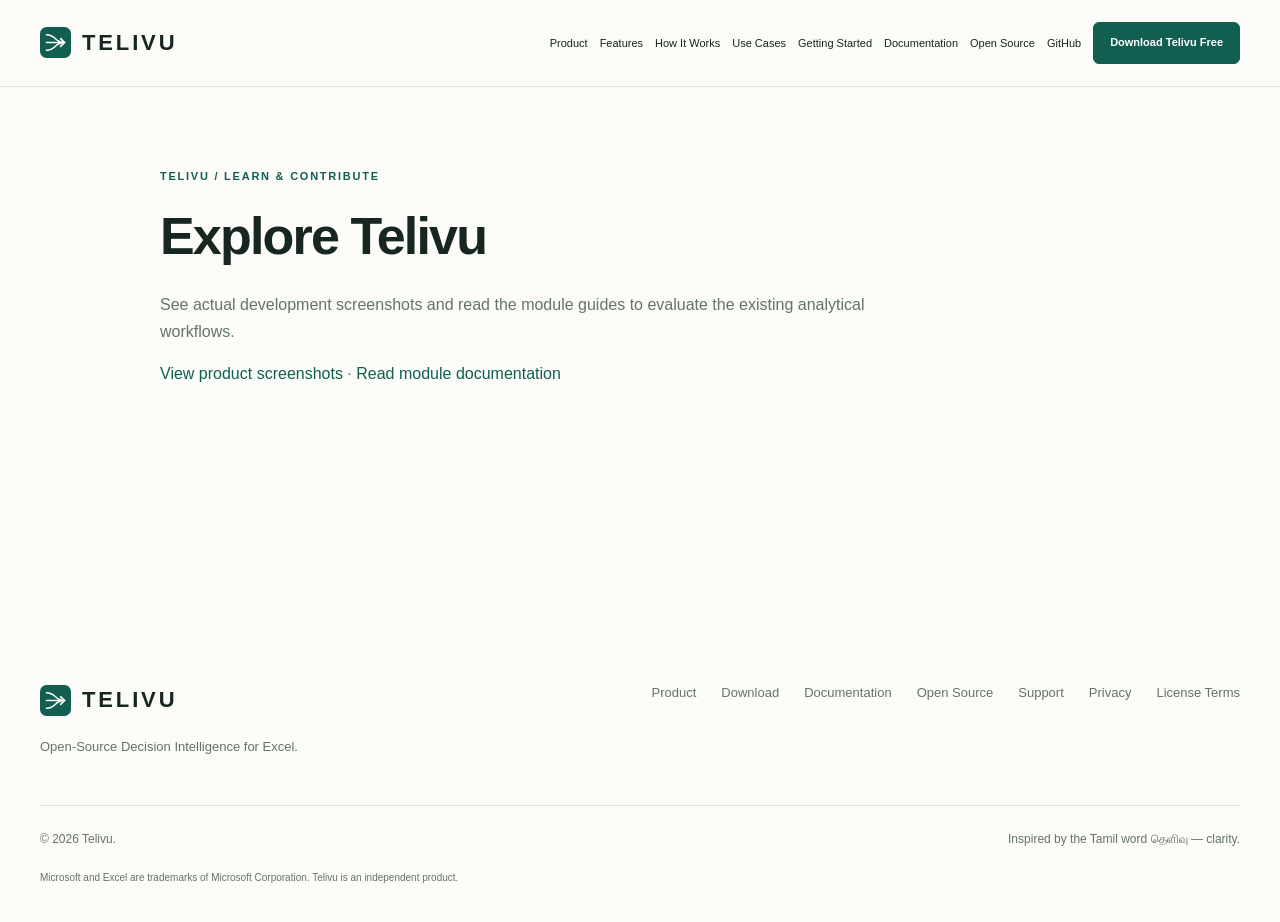
<file: site/resources/demo/index.html>
<!doctype html><html lang="en"><head><meta charset="utf-8"><meta name="viewport" content="width=device-width, initial-scale=1"><title>Explore Telivu — Telivu</title><meta name="description" content="Explore Telivu for Telivu, the Excel decision intelligence toolkit."><link rel="stylesheet" href="../../css/site.css"><script src="../../site-config.js?release=activation-free-2" defer></script><script src="../../js/site.js?release=activation-free-2" defer></script></head><body><header class="header"><div class="wrap nav"><a class="brand" href="../../index.html"><img src="../../assets/brand/mark.svg" width="31" height="31" alt="">TELIVU</a><button class="menu-toggle" aria-controls="navigation" aria-expanded="false" hidden>Menu ☰</button><nav id="navigation" aria-label="Main navigation"><a href="../../index.html#product">Product</a><a href="../../index.html#features">Features</a><a href="../../index.html#how-it-works">How It Works</a><a href="../../index.html#use-cases">Use Cases</a><a href="../../index.html#getting-started">Getting Started</a><a href="../../index.html#resources">Documentation</a><a href="../../index.html#open-source">Open Source</a><a href="https://github.com/unrealvijay1/decision-risk-intelligence-excel">GitHub</a><a class="button small" data-download href="../../index.html#download">Download Telivu Free</a></nav></div></header><main class="document wrap" id="main"><p class="eyebrow">TELIVU / LEARN & CONTRIBUTE</p><h1>Explore Telivu</h1><p>See actual development screenshots and read the module guides to evaluate the existing analytical workflows.</p><p><a href="../../index.html#showcase">View product screenshots</a> · <a href="../documentation/">Read module documentation</a></p></main><footer class="footer"><div class="wrap"><div class="footer-top"><div><a class="brand" href="../../index.html"><img src="../../assets/brand/mark.svg" width="31" height="31" alt="">TELIVU</a><p>Open-Source Decision Intelligence for Excel.</p></div><nav aria-label="Footer"><a href="../../index.html#product">Product</a><a href="../../index.html#download">Download</a><a href="../../resources/documentation/">Documentation</a><a href="../../index.html#open-source">Open Source</a><a href="../../support/">Support</a><a href="../../privacy/">Privacy</a><a href="../../license/">License Terms</a></nav></div><div class="footer-bottom"><span>© 2026 Telivu.</span><span>Inspired by the Tamil word <span lang="ta">தெளிவு</span> — clarity.</span></div><p class="fine">Microsoft and Excel are trademarks of Microsoft Corporation. Telivu is an independent product.</p></div></footer></body></html>
</file>
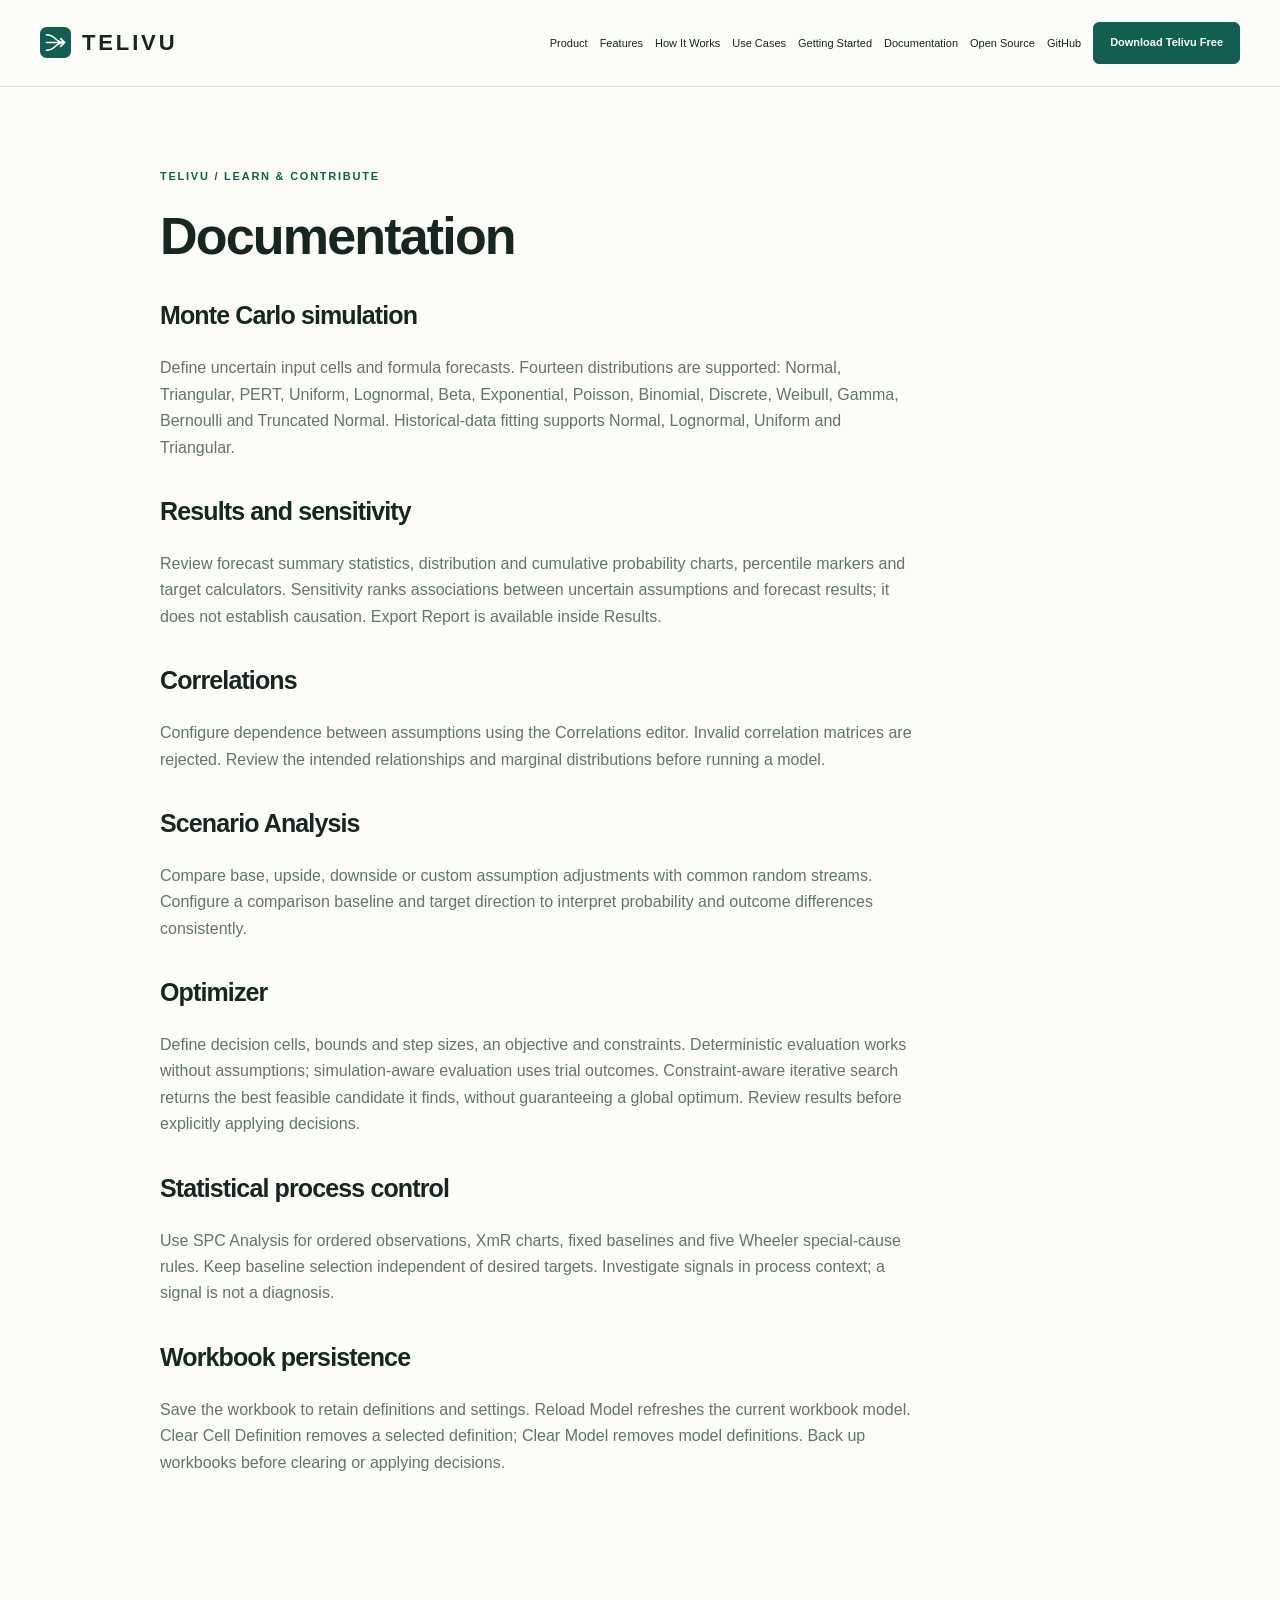
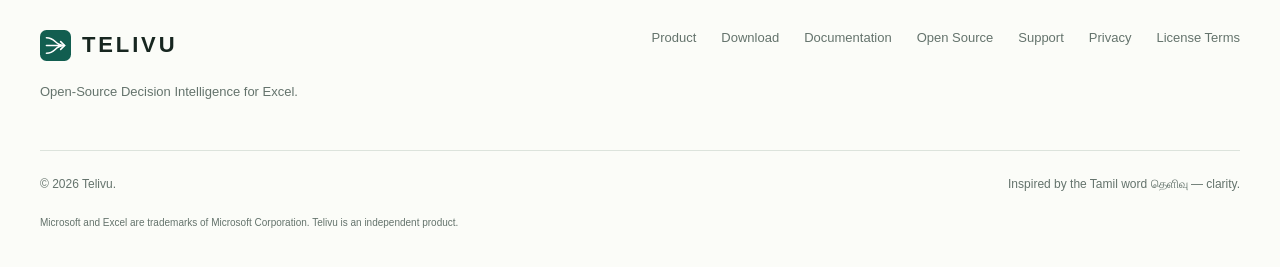
<file: site/resources/documentation/index.html>
<!doctype html><html lang="en"><head><meta charset="utf-8"><meta name="viewport" content="width=device-width, initial-scale=1"><title>Documentation — Telivu</title><meta name="description" content="Documentation for Telivu, the Excel decision intelligence toolkit."><link rel="stylesheet" href="../../css/site.css"><script src="../../site-config.js?release=activation-free-2" defer></script><script src="../../js/site.js?release=activation-free-2" defer></script></head><body><header class="header"><div class="wrap nav"><a class="brand" href="../../index.html"><img src="../../assets/brand/mark.svg" width="31" height="31" alt="">TELIVU</a><button class="menu-toggle" aria-controls="navigation" aria-expanded="false" hidden>Menu ☰</button><nav id="navigation" aria-label="Main navigation"><a href="../../index.html#product">Product</a><a href="../../index.html#features">Features</a><a href="../../index.html#how-it-works">How It Works</a><a href="../../index.html#use-cases">Use Cases</a><a href="../../index.html#getting-started">Getting Started</a><a href="../../index.html#resources">Documentation</a><a href="../../index.html#open-source">Open Source</a><a href="https://github.com/unrealvijay1/decision-risk-intelligence-excel">GitHub</a><a class="button small" data-download href="../../index.html#download">Download Telivu Free</a></nav></div></header><main class="document wrap" id="main"><p class="eyebrow">TELIVU / LEARN & CONTRIBUTE</p><h1>Documentation</h1><h2>Monte Carlo simulation</h2><p>Define uncertain input cells and formula forecasts. Fourteen distributions are supported: Normal, Triangular, PERT, Uniform, Lognormal, Beta, Exponential, Poisson, Binomial, Discrete, Weibull, Gamma, Bernoulli and Truncated Normal. Historical-data fitting supports Normal, Lognormal, Uniform and Triangular.</p><h2>Results and sensitivity</h2><p>Review forecast summary statistics, distribution and cumulative probability charts, percentile markers and target calculators. Sensitivity ranks associations between uncertain assumptions and forecast results; it does not establish causation. Export Report is available inside Results.</p><h2>Correlations</h2><p>Configure dependence between assumptions using the Correlations editor. Invalid correlation matrices are rejected. Review the intended relationships and marginal distributions before running a model.</p><h2>Scenario Analysis</h2><p>Compare base, upside, downside or custom assumption adjustments with common random streams. Configure a comparison baseline and target direction to interpret probability and outcome differences consistently.</p><h2>Optimizer</h2><p>Define decision cells, bounds and step sizes, an objective and constraints. Deterministic evaluation works without assumptions; simulation-aware evaluation uses trial outcomes. Constraint-aware iterative search returns the best feasible candidate it finds, without guaranteeing a global optimum. Review results before explicitly applying decisions.</p><h2>Statistical process control</h2><p>Use SPC Analysis for ordered observations, XmR charts, fixed baselines and five Wheeler special-cause rules. Keep baseline selection independent of desired targets. Investigate signals in process context; a signal is not a diagnosis.</p><h2>Workbook persistence</h2><p>Save the workbook to retain definitions and settings. Reload Model refreshes the current workbook model. Clear Cell Definition removes a selected definition; Clear Model removes model definitions. Back up workbooks before clearing or applying decisions.</p></main><footer class="footer"><div class="wrap"><div class="footer-top"><div><a class="brand" href="../../index.html"><img src="../../assets/brand/mark.svg" width="31" height="31" alt="">TELIVU</a><p>Open-Source Decision Intelligence for Excel.</p></div><nav aria-label="Footer"><a href="../../index.html#product">Product</a><a href="../../index.html#download">Download</a><a href="../../resources/documentation/">Documentation</a><a href="../../index.html#open-source">Open Source</a><a href="../../support/">Support</a><a href="../../privacy/">Privacy</a><a href="../../license/">License Terms</a></nav></div><div class="footer-bottom"><span>© 2026 Telivu.</span><span>Inspired by the Tamil word <span lang="ta">தெளிவு</span> — clarity.</span></div><p class="fine">Microsoft and Excel are trademarks of Microsoft Corporation. Telivu is an independent product.</p></div></footer></body></html>
</file>
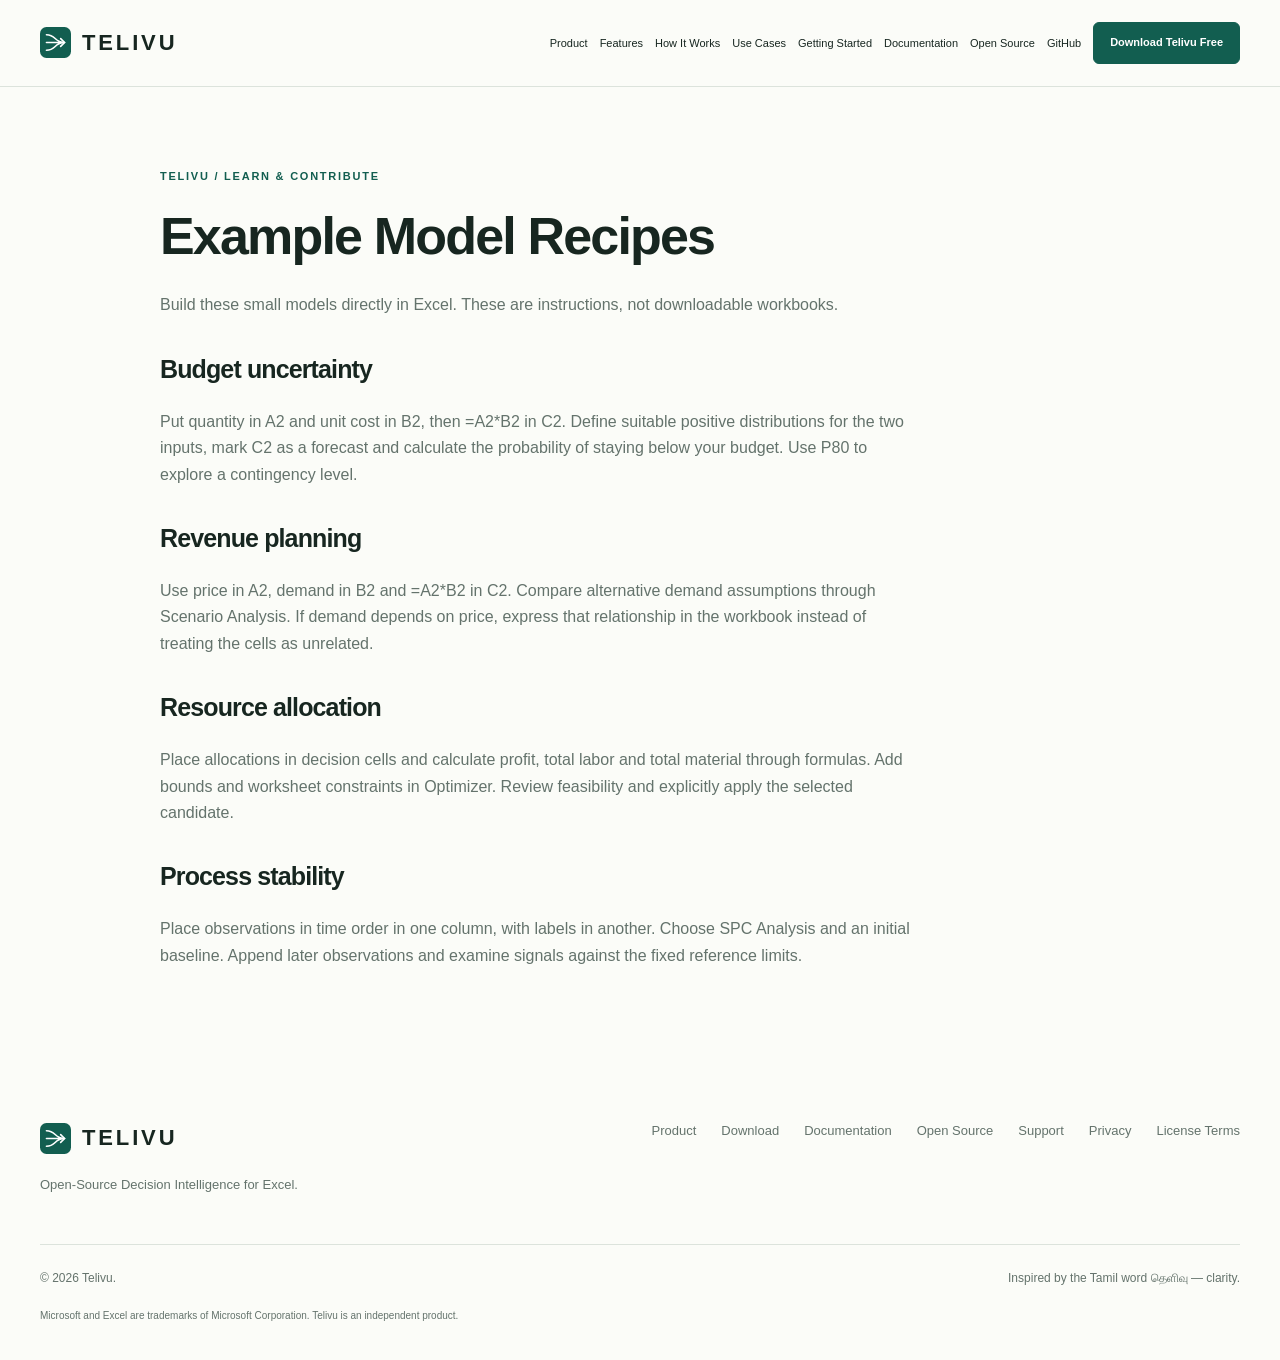
<file: site/resources/example-models/index.html>
<!doctype html><html lang="en"><head><meta charset="utf-8"><meta name="viewport" content="width=device-width, initial-scale=1"><title>Example Model Recipes — Telivu</title><meta name="description" content="Example Model Recipes for Telivu, the Excel decision intelligence toolkit."><link rel="stylesheet" href="../../css/site.css"><script src="../../site-config.js?release=activation-free-2" defer></script><script src="../../js/site.js?release=activation-free-2" defer></script></head><body><header class="header"><div class="wrap nav"><a class="brand" href="../../index.html"><img src="../../assets/brand/mark.svg" width="31" height="31" alt="">TELIVU</a><button class="menu-toggle" aria-controls="navigation" aria-expanded="false" hidden>Menu ☰</button><nav id="navigation" aria-label="Main navigation"><a href="../../index.html#product">Product</a><a href="../../index.html#features">Features</a><a href="../../index.html#how-it-works">How It Works</a><a href="../../index.html#use-cases">Use Cases</a><a href="../../index.html#getting-started">Getting Started</a><a href="../../index.html#resources">Documentation</a><a href="../../index.html#open-source">Open Source</a><a href="https://github.com/unrealvijay1/decision-risk-intelligence-excel">GitHub</a><a class="button small" data-download href="../../index.html#download">Download Telivu Free</a></nav></div></header><main class="document wrap" id="main"><p class="eyebrow">TELIVU / LEARN & CONTRIBUTE</p><h1>Example Model Recipes</h1><p>Build these small models directly in Excel. These are instructions, not downloadable workbooks.</p><h2>Budget uncertainty</h2><p>Put quantity in A2 and unit cost in B2, then =A2*B2 in C2. Define suitable positive distributions for the two inputs, mark C2 as a forecast and calculate the probability of staying below your budget. Use P80 to explore a contingency level.</p><h2>Revenue planning</h2><p>Use price in A2, demand in B2 and =A2*B2 in C2. Compare alternative demand assumptions through Scenario Analysis. If demand depends on price, express that relationship in the workbook instead of treating the cells as unrelated.</p><h2>Resource allocation</h2><p>Place allocations in decision cells and calculate profit, total labor and total material through formulas. Add bounds and worksheet constraints in Optimizer. Review feasibility and explicitly apply the selected candidate.</p><h2>Process stability</h2><p>Place observations in time order in one column, with labels in another. Choose SPC Analysis and an initial baseline. Append later observations and examine signals against the fixed reference limits.</p></main><footer class="footer"><div class="wrap"><div class="footer-top"><div><a class="brand" href="../../index.html"><img src="../../assets/brand/mark.svg" width="31" height="31" alt="">TELIVU</a><p>Open-Source Decision Intelligence for Excel.</p></div><nav aria-label="Footer"><a href="../../index.html#product">Product</a><a href="../../index.html#download">Download</a><a href="../../resources/documentation/">Documentation</a><a href="../../index.html#open-source">Open Source</a><a href="../../support/">Support</a><a href="../../privacy/">Privacy</a><a href="../../license/">License Terms</a></nav></div><div class="footer-bottom"><span>© 2026 Telivu.</span><span>Inspired by the Tamil word <span lang="ta">தெளிவு</span> — clarity.</span></div><p class="fine">Microsoft and Excel are trademarks of Microsoft Corporation. Telivu is an independent product.</p></div></footer></body></html>
</file>
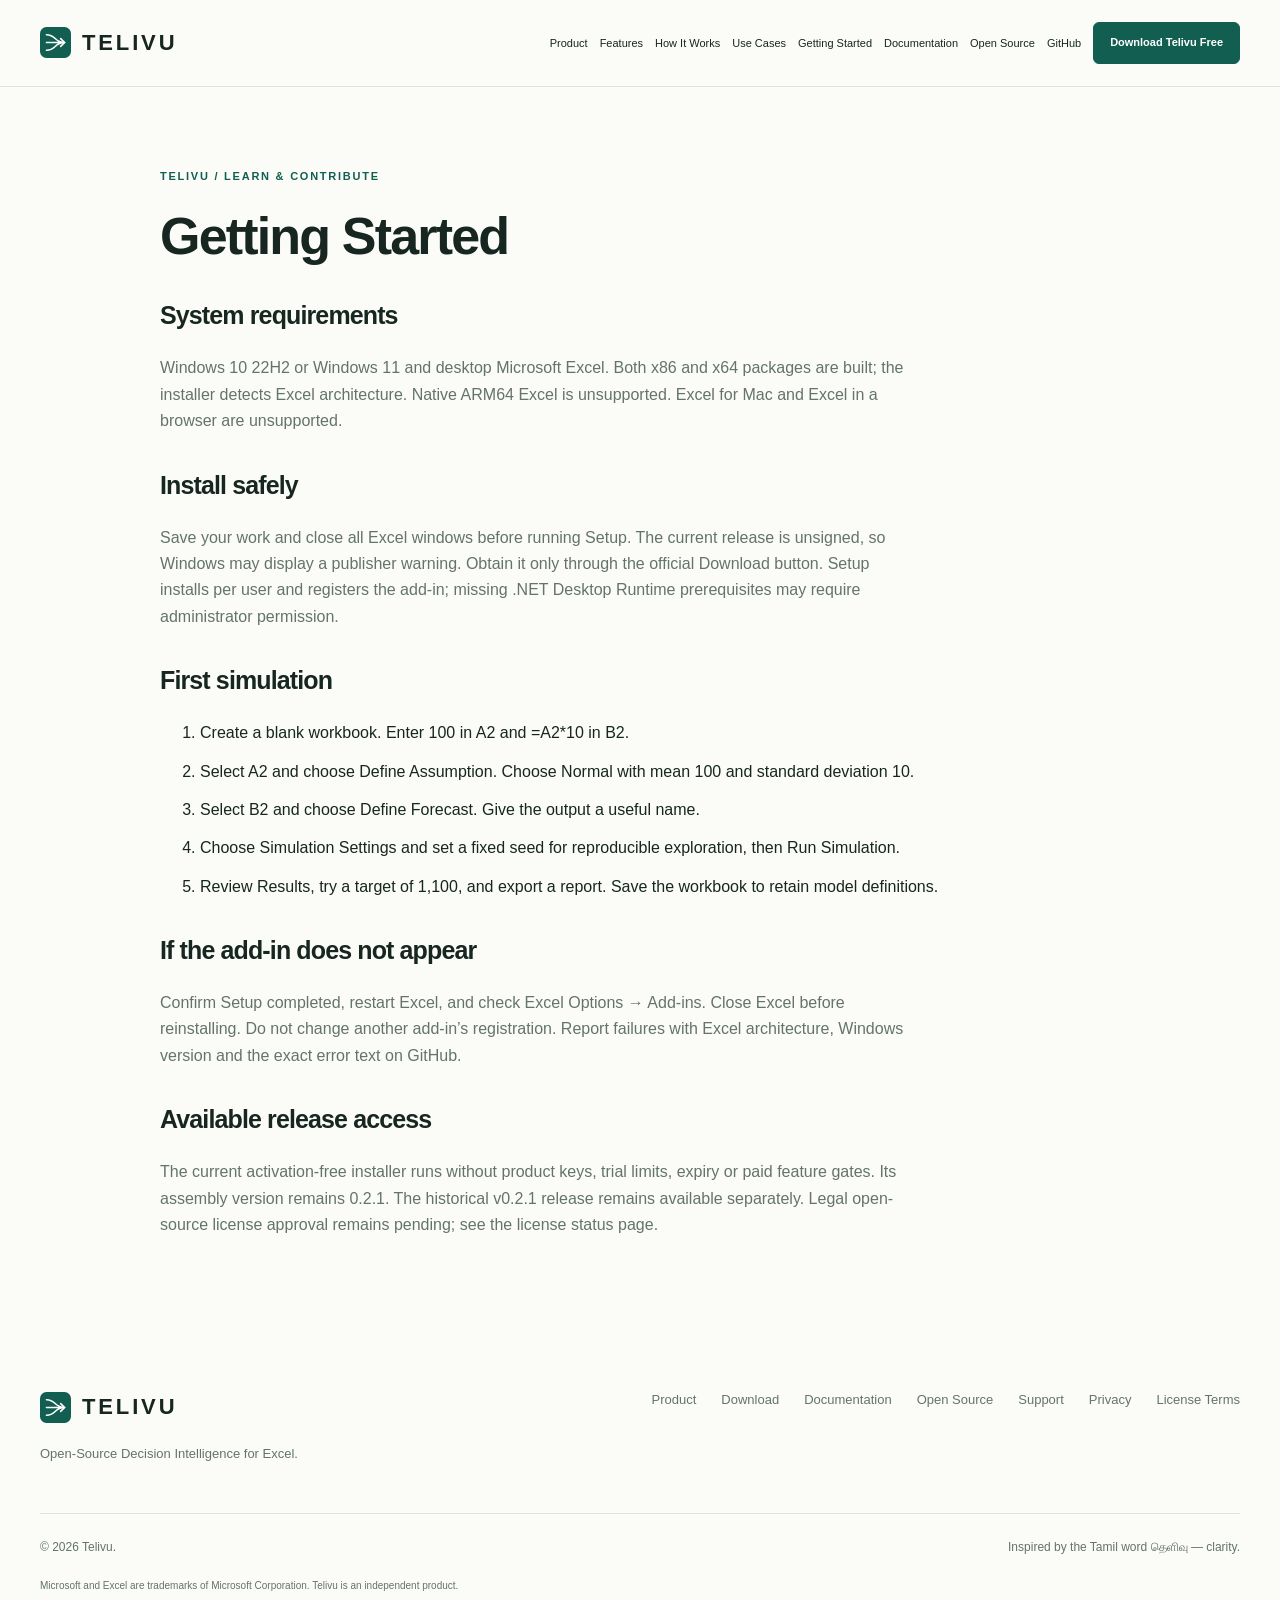
<file: site/resources/getting-started/index.html>
<!doctype html><html lang="en"><head><meta charset="utf-8"><meta name="viewport" content="width=device-width, initial-scale=1"><title>Getting Started — Telivu</title><meta name="description" content="Getting Started for Telivu, the Excel decision intelligence toolkit."><link rel="stylesheet" href="../../css/site.css"><script src="../../site-config.js?release=activation-free-2" defer></script><script src="../../js/site.js?release=activation-free-2" defer></script></head><body><header class="header"><div class="wrap nav"><a class="brand" href="../../index.html"><img src="../../assets/brand/mark.svg" width="31" height="31" alt="">TELIVU</a><button class="menu-toggle" aria-controls="navigation" aria-expanded="false" hidden>Menu ☰</button><nav id="navigation" aria-label="Main navigation"><a href="../../index.html#product">Product</a><a href="../../index.html#features">Features</a><a href="../../index.html#how-it-works">How It Works</a><a href="../../index.html#use-cases">Use Cases</a><a href="../../index.html#getting-started">Getting Started</a><a href="../../index.html#resources">Documentation</a><a href="../../index.html#open-source">Open Source</a><a href="https://github.com/unrealvijay1/decision-risk-intelligence-excel">GitHub</a><a class="button small" data-download href="../../index.html#download">Download Telivu Free</a></nav></div></header><main class="document wrap" id="main"><p class="eyebrow">TELIVU / LEARN & CONTRIBUTE</p><h1>Getting Started</h1><h2>System requirements</h2><p>Windows 10 22H2 or Windows 11 and desktop Microsoft Excel. Both x86 and x64 packages are built; the installer detects Excel architecture. Native ARM64 Excel is unsupported. Excel for Mac and Excel in a browser are unsupported.</p><h2>Install safely</h2><p>Save your work and close all Excel windows before running Setup. The current release is unsigned, so Windows may display a publisher warning. Obtain it only through the official Download button. Setup installs per user and registers the add-in; missing .NET Desktop Runtime prerequisites may require administrator permission.</p><h2>First simulation</h2><ol><li>Create a blank workbook. Enter 100 in A2 and =A2*10 in B2.</li><li>Select A2 and choose Define Assumption. Choose Normal with mean 100 and standard deviation 10.</li><li>Select B2 and choose Define Forecast. Give the output a useful name.</li><li>Choose Simulation Settings and set a fixed seed for reproducible exploration, then Run Simulation.</li><li>Review Results, try a target of 1,100, and export a report. Save the workbook to retain model definitions.</li></ol><h2>If the add-in does not appear</h2><p>Confirm Setup completed, restart Excel, and check Excel Options → Add-ins. Close Excel before reinstalling. Do not change another add-in’s registration. Report failures with Excel architecture, Windows version and the exact error text on GitHub.</p><h2>Available release access</h2><p>The current activation-free installer runs without product keys, trial limits, expiry or paid feature gates. Its assembly version remains 0.2.1. The historical v0.2.1 release remains available separately. Legal open-source license approval remains pending; see the license status page.</p></main><footer class="footer"><div class="wrap"><div class="footer-top"><div><a class="brand" href="../../index.html"><img src="../../assets/brand/mark.svg" width="31" height="31" alt="">TELIVU</a><p>Open-Source Decision Intelligence for Excel.</p></div><nav aria-label="Footer"><a href="../../index.html#product">Product</a><a href="../../index.html#download">Download</a><a href="../../resources/documentation/">Documentation</a><a href="../../index.html#open-source">Open Source</a><a href="../../support/">Support</a><a href="../../privacy/">Privacy</a><a href="../../license/">License Terms</a></nav></div><div class="footer-bottom"><span>© 2026 Telivu.</span><span>Inspired by the Tamil word <span lang="ta">தெளிவு</span> — clarity.</span></div><p class="fine">Microsoft and Excel are trademarks of Microsoft Corporation. Telivu is an independent product.</p></div></footer></body></html>
</file>
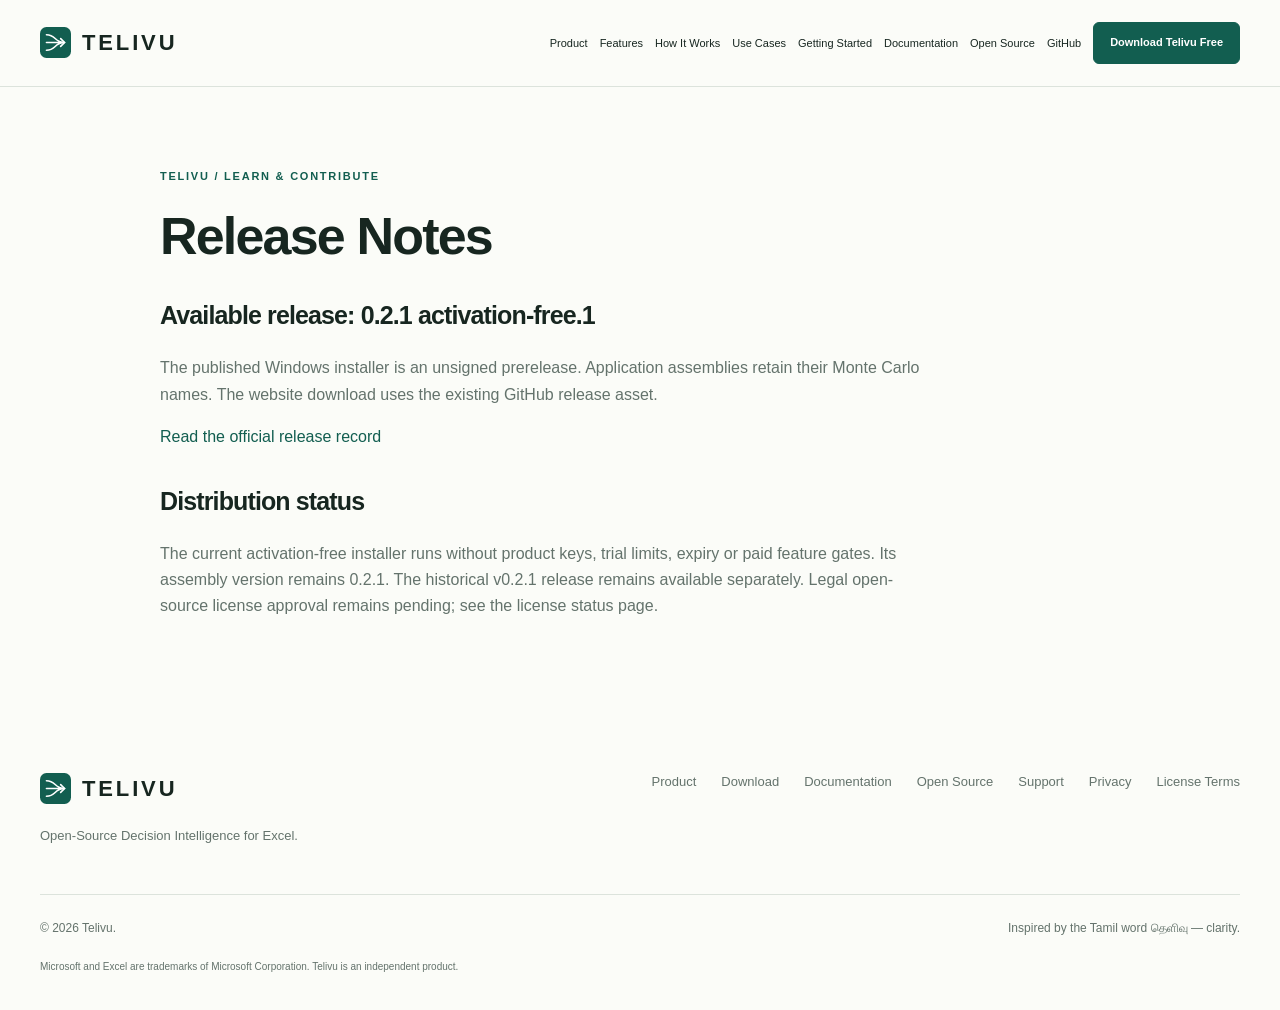
<file: site/resources/release-notes/index.html>
<!doctype html><html lang="en"><head><meta charset="utf-8"><meta name="viewport" content="width=device-width, initial-scale=1"><title>Release Notes — Telivu</title><meta name="description" content="Release Notes for Telivu, the Excel decision intelligence toolkit."><link rel="stylesheet" href="../../css/site.css"><script src="../../site-config.js?release=activation-free-2" defer></script><script src="../../js/site.js?release=activation-free-2" defer></script></head><body><header class="header"><div class="wrap nav"><a class="brand" href="../../index.html"><img src="../../assets/brand/mark.svg" width="31" height="31" alt="">TELIVU</a><button class="menu-toggle" aria-controls="navigation" aria-expanded="false" hidden>Menu ☰</button><nav id="navigation" aria-label="Main navigation"><a href="../../index.html#product">Product</a><a href="../../index.html#features">Features</a><a href="../../index.html#how-it-works">How It Works</a><a href="../../index.html#use-cases">Use Cases</a><a href="../../index.html#getting-started">Getting Started</a><a href="../../index.html#resources">Documentation</a><a href="../../index.html#open-source">Open Source</a><a href="https://github.com/unrealvijay1/decision-risk-intelligence-excel">GitHub</a><a class="button small" data-download href="../../index.html#download">Download Telivu Free</a></nav></div></header><main class="document wrap" id="main"><p class="eyebrow">TELIVU / LEARN & CONTRIBUTE</p><h1>Release Notes</h1><h2>Available release: 0.2.1 activation-free.1</h2><p>The published Windows installer is an unsigned prerelease. Application assemblies retain their Monte Carlo names. The website download uses the existing GitHub release asset.</p><p><a href="https://github.com/unrealvijay1/telivu/releases/tag/v0.2.1-activation-free.1">Read the official release record</a></p><h2>Distribution status</h2><p>The current activation-free installer runs without product keys, trial limits, expiry or paid feature gates. Its assembly version remains 0.2.1. The historical v0.2.1 release remains available separately. Legal open-source license approval remains pending; see the license status page.</p></main><footer class="footer"><div class="wrap"><div class="footer-top"><div><a class="brand" href="../../index.html"><img src="../../assets/brand/mark.svg" width="31" height="31" alt="">TELIVU</a><p>Open-Source Decision Intelligence for Excel.</p></div><nav aria-label="Footer"><a href="../../index.html#product">Product</a><a href="../../index.html#download">Download</a><a href="../../resources/documentation/">Documentation</a><a href="../../index.html#open-source">Open Source</a><a href="../../support/">Support</a><a href="../../privacy/">Privacy</a><a href="../../license/">License Terms</a></nav></div><div class="footer-bottom"><span>© 2026 Telivu.</span><span>Inspired by the Tamil word <span lang="ta">தெளிவு</span> — clarity.</span></div><p class="fine">Microsoft and Excel are trademarks of Microsoft Corporation. Telivu is an independent product.</p></div></footer></body></html>
</file>
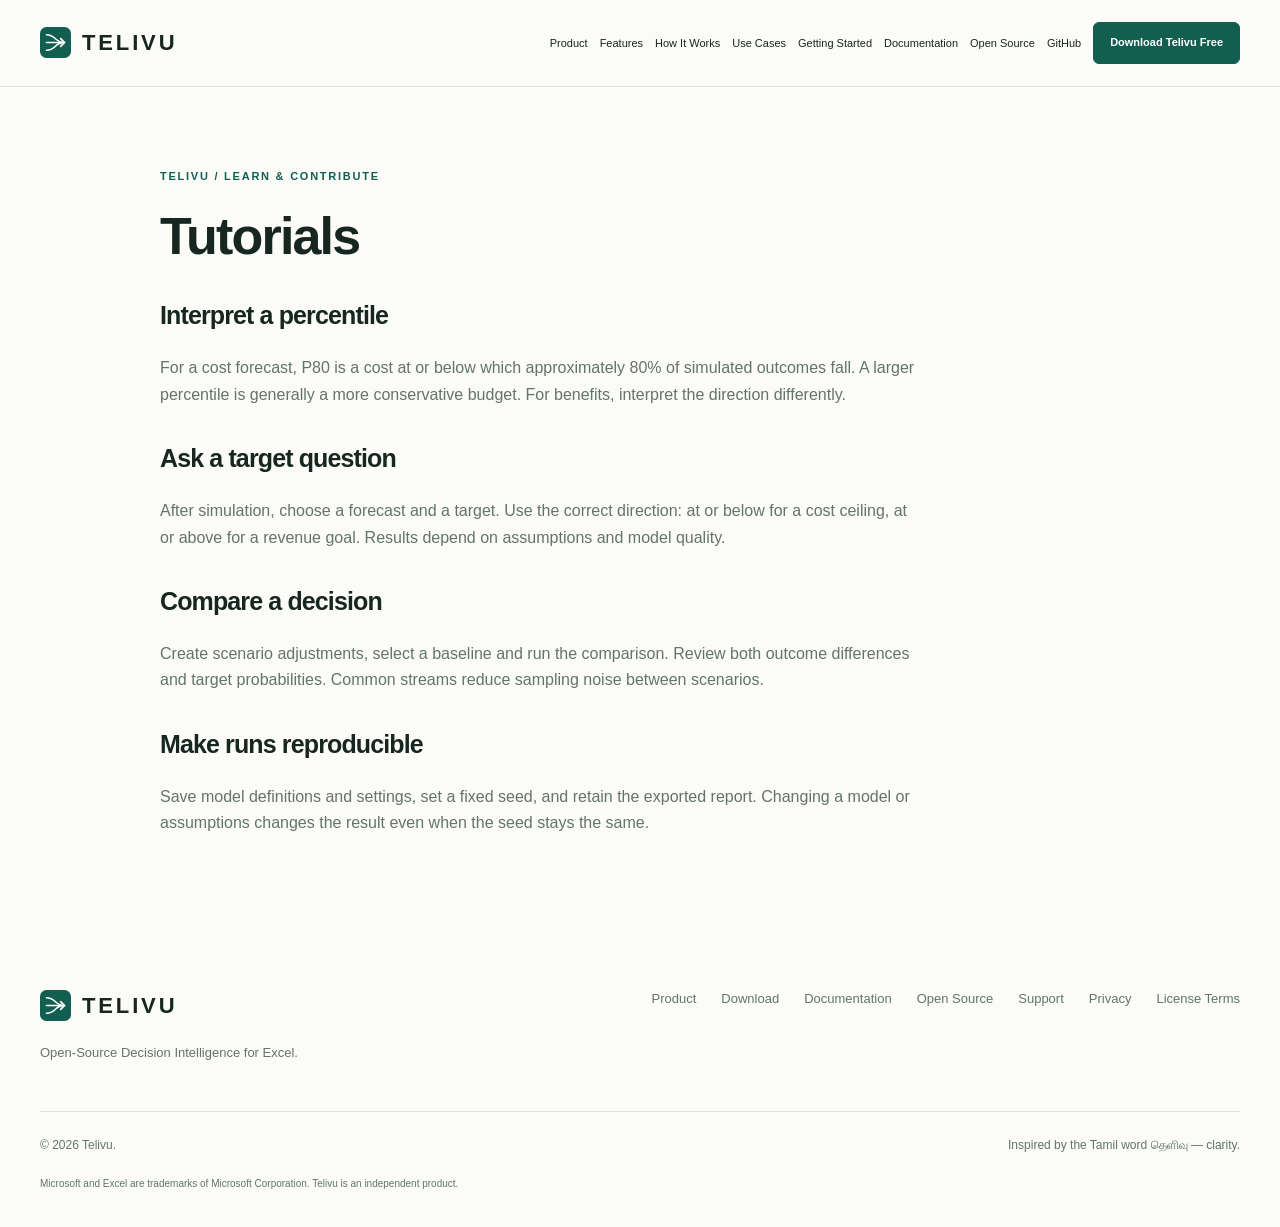
<file: site/resources/tutorials/index.html>
<!doctype html><html lang="en"><head><meta charset="utf-8"><meta name="viewport" content="width=device-width, initial-scale=1"><title>Tutorials — Telivu</title><meta name="description" content="Tutorials for Telivu, the Excel decision intelligence toolkit."><link rel="stylesheet" href="../../css/site.css"><script src="../../site-config.js?release=activation-free-2" defer></script><script src="../../js/site.js?release=activation-free-2" defer></script></head><body><header class="header"><div class="wrap nav"><a class="brand" href="../../index.html"><img src="../../assets/brand/mark.svg" width="31" height="31" alt="">TELIVU</a><button class="menu-toggle" aria-controls="navigation" aria-expanded="false" hidden>Menu ☰</button><nav id="navigation" aria-label="Main navigation"><a href="../../index.html#product">Product</a><a href="../../index.html#features">Features</a><a href="../../index.html#how-it-works">How It Works</a><a href="../../index.html#use-cases">Use Cases</a><a href="../../index.html#getting-started">Getting Started</a><a href="../../index.html#resources">Documentation</a><a href="../../index.html#open-source">Open Source</a><a href="https://github.com/unrealvijay1/decision-risk-intelligence-excel">GitHub</a><a class="button small" data-download href="../../index.html#download">Download Telivu Free</a></nav></div></header><main class="document wrap" id="main"><p class="eyebrow">TELIVU / LEARN & CONTRIBUTE</p><h1>Tutorials</h1><h2>Interpret a percentile</h2><p>For a cost forecast, P80 is a cost at or below which approximately 80% of simulated outcomes fall. A larger percentile is generally a more conservative budget. For benefits, interpret the direction differently.</p><h2>Ask a target question</h2><p>After simulation, choose a forecast and a target. Use the correct direction: at or below for a cost ceiling, at or above for a revenue goal. Results depend on assumptions and model quality.</p><h2>Compare a decision</h2><p>Create scenario adjustments, select a baseline and run the comparison. Review both outcome differences and target probabilities. Common streams reduce sampling noise between scenarios.</p><h2>Make runs reproducible</h2><p>Save model definitions and settings, set a fixed seed, and retain the exported report. Changing a model or assumptions changes the result even when the seed stays the same.</p></main><footer class="footer"><div class="wrap"><div class="footer-top"><div><a class="brand" href="../../index.html"><img src="../../assets/brand/mark.svg" width="31" height="31" alt="">TELIVU</a><p>Open-Source Decision Intelligence for Excel.</p></div><nav aria-label="Footer"><a href="../../index.html#product">Product</a><a href="../../index.html#download">Download</a><a href="../../resources/documentation/">Documentation</a><a href="../../index.html#open-source">Open Source</a><a href="../../support/">Support</a><a href="../../privacy/">Privacy</a><a href="../../license/">License Terms</a></nav></div><div class="footer-bottom"><span>© 2026 Telivu.</span><span>Inspired by the Tamil word <span lang="ta">தெளிவு</span> — clarity.</span></div><p class="fine">Microsoft and Excel are trademarks of Microsoft Corporation. Telivu is an independent product.</p></div></footer></body></html>
</file>
<file: site/css/site.css>
:root{--ink:#172620;--muted:#64736c;--green:#125e50;--line:#dce3dc;--paper:#fbfcf8;--tint:#f0f4ee;font-family:Inter,"Segoe UI",Arial,sans-serif;color:var(--ink);background:var(--paper);font-synthesis:none}*{box-sizing:border-box}html{scroll-behavior:smooth;scroll-padding-top:100px}body{margin:0;font-size:16px;line-height:1.65}a{color:var(--green);text-decoration:none}a:hover{text-decoration:underline}button{font:inherit}img{max-width:100%;height:auto}h1,h2,h3,p{margin-top:0}h1,h2,h3{line-height:1.12;font-weight:550;letter-spacing:-.035em}h1{font-size:clamp(48px,5.2vw,78px);margin-bottom:27px}h2{font-size:clamp(32px,3.4vw,48px);margin-bottom:26px}h3{font-size:23px;line-height:1.3}p{color:var(--muted)}em{font-style:normal;color:var(--green)}.wrap{width:min(1240px,calc(100% - 80px));margin-inline:auto}.section{padding-block:100px}.eyebrow{font-size:11px;font-weight:700;letter-spacing:.16em;color:var(--green);margin-bottom:22px}.lead{font-size:18px;line-height:1.75;max-width:550px}.section-lead{font-size:18px;max-width:790px;margin-bottom:38px}.muted{color:var(--muted)}.fine{font-size:12px;line-height:1.65}.header{position:sticky;top:0;z-index:10;background:rgba(251,252,248,.97);border-bottom:1px solid var(--line)}.nav{min-height:86px;display:flex;align-items:center;justify-content:space-between;gap:22px}.brand{display:inline-flex;align-items:center;gap:11px;font-weight:700;font-size:22px;letter-spacing:.13em;color:var(--ink)}.brand:hover{text-decoration:none}.nav nav{display:flex;align-items:center;gap:27px}.nav nav>a{font-size:13px;color:var(--ink)}.button{display:inline-flex;align-items:center;justify-content:center;gap:10px;padding:15px 23px;background:var(--green);color:white;border:1px solid var(--green);border-radius:6px;font-size:13px;font-weight:600;line-height:1.4;transition:background .2s,transform .2s;text-align:center}.button:hover{background:#0c493d;color:white;text-decoration:none;transform:translateY(-2px)}.nav nav>.button{color:white}.button.secondary{background:transparent;color:var(--green);border-color:#c6d1c9}.button.secondary:hover{background:#e8eee7}.button.small{padding:12px 16px}.actions{display:flex;flex-wrap:wrap;gap:13px}.hero{display:grid;grid-template-columns:1fr 1fr;gap:55px;align-items:center;padding-block:90px 80px}.hero-copy{min-width:0}.hero .lead{font-size:17px;margin-bottom:30px}.compatibility{font-size:12px;margin:20px 0 3px}.capabilities{font-size:13px;color:var(--green);margin-top:34px;font-weight:600;letter-spacing:.04em}.capabilities span{margin:0 10px;color:#65746c}.hero-visual{background:white;border:1px solid var(--line);border-radius:12px;box-shadow:0 24px 65px #24463110;transform:rotate(-1deg);overflow:hidden}.visual-top{padding:18px 23px;border-bottom:1px solid var(--line);display:flex;align-items:center;gap:8px;font-size:11px;color:var(--muted);flex-wrap:wrap}.dot{width:6px;height:6px;background:var(--green);border-radius:50%}.example{font-size:8px;letter-spacing:.07em;margin-left:auto;color:var(--green)}.visual-heading{padding:28px 30px 0}.visual-heading>span{display:block;color:var(--muted);font-size:12px;margin-bottom:10px}.visual-heading strong{font-size:27px;line-height:1.2;font-weight:550;letter-spacing:-.02em}.probability-chart{width:100%;display:block;padding:8px 18px 0}.metric-row{display:grid;grid-template-columns:1fr 1fr 1.2fr;margin:5px 26px 0;padding-top:20px;border-top:1px solid var(--line);gap:12px}.metric-row span{display:block;font-size:10px;color:var(--muted)}.metric-row strong{display:block;font-size:27px;font-weight:500}.metric-row small{font-size:14px}.visual-note{font-size:10px;text-align:center;margin:17px 0}.value-strip{border-block:1px solid var(--line);background:white}.value-strip>.wrap{display:flex;justify-content:space-between;gap:20px;padding-block:23px;font-size:12px;color:var(--muted)}.steps{display:grid;grid-template-columns:repeat(3,1fr);gap:50px;margin-top:55px}.step-number{display:flex;justify-content:space-between;color:var(--green);font-size:26px;border-top:1px solid var(--line);padding:18px 0 28px}.step-number span{font-size:10px;letter-spacing:.12em;align-self:center;color:var(--muted)}.steps p{font-size:14px}.steps .fine{font-size:12px}.tinted{background:var(--tint)}.section-intro{display:flex;justify-content:space-between;align-items:end;gap:40px;margin-bottom:35px}.section-intro>p{max-width:370px;font-size:15px}.section-intro h2{margin-bottom:0}.pillars{display:grid;grid-template-columns:repeat(4,1fr);gap:18px}.pillar{background:var(--paper);border:1px solid var(--line);border-radius:8px;padding:27px 25px;transition:box-shadow .2s}.pillar:hover{box-shadow:0 12px 25px #17262009}.pillar-label{font-size:12px;font-weight:650;letter-spacing:.09em;color:var(--green);display:flex;align-items:center;gap:12px;margin-bottom:34px}.pillar-label>span{background:#e3ebe2;padding:5px 8px;font-size:10px;border-radius:4px}.pillar h3{font-size:21px;min-height:108px}.pillar ul,.price-card ul{list-style:none;padding:0;margin:0;font-size:13px;color:var(--muted)}.pillar li{padding:10px 0;border-top:1px solid var(--line);line-height:1.5}.product-shot{margin:40px 0 24px;padding:16px;background:#e9eeea;border:1px solid var(--line);border-radius:10px}.shot-heading{display:flex;justify-content:space-between;gap:15px;margin:0 4px 14px;font-size:12px}.shot-heading span:last-child{font-size:9px;letter-spacing:.1em;color:var(--muted)}.product-shot img{display:block;width:100%;max-width:1000px;margin:auto;border-radius:4px}.product-shot figcaption{font-size:12px;color:var(--muted);margin:15px 8px 0}.showcase-grid{display:grid;grid-template-columns:repeat(3,1fr);gap:18px}.showcase-card{border:1px solid var(--line);border-radius:8px;padding:25px;background:white}.showcase-card h3{font-size:20px}.showcase-card p{font-size:14px}.showcase-card img{border:1px solid var(--line);border-radius:3px}.placeholder{display:block;font-size:11px;padding:12px 15px;border:1px dashed #bac8ba;color:var(--muted);background:var(--tint)}.border-top{border-top:1px solid var(--line)}.use-cases{display:grid;grid-template-columns:repeat(3,1fr);gap:0;margin-top:45px}.use-cases article{padding:30px 27px;border-top:1px solid var(--line);border-left:1px solid var(--line)}.use-cases article:nth-child(3n+1){border-left:0}.use-cases h3{font-size:24px;max-width:280px}.use-cases p{font-size:13px}.use-cases .eyebrow{font-size:10px}.probability-section{background:#193f34;color:#f6f8f3}.probability-inner{display:grid;grid-template-columns:1.1fr 1fr;gap:100px;padding-block:80px}.probability-section .eyebrow{color:#b8d1bf}.probability-section p{color:#c5d3c9}.probability-section em{color:#bdd4a5}.old-question{font-size:17px}.probability-section h2{font-size:clamp(38px,4.3vw,60px)}.probability-inner>div>p:last-child{max-width:440px;font-size:15px}.probability-explanation{padding:35px;border:1px solid #587466;border-radius:8px;align-self:center}.large-stat{font-size:95px;line-height:1.2;font-weight:500;letter-spacing:-.05em}.large-stat span{font-size:48px}.probability-explanation h3{font-size:18px;font-weight:400}.probability-meter{height:8px;background:#456456;border-radius:3px;margin:25px 0}.probability-meter span{display:block;width:67%;height:100%;background:#b8d49c}.stat-pair{display:flex;gap:65px}.stat-pair p{font-size:12px}.stat-pair strong{display:block;font-size:26px;color:white;font-weight:500}.probability-explanation p.fine{font-size:12px;margin-bottom:0}.audiences{display:grid;grid-template-columns:repeat(5,1fr);gap:25px;margin:45px 0 60px}.audiences h3{font-size:18px}.audiences article{border-top:2px solid var(--line);padding-top:20px}.audiences p{font-size:13px}.local-panel{display:flex;gap:35px;padding:35px 40px;border:1px solid var(--line);border-radius:8px;background:var(--tint)}.local-panel p{max-width:840px;font-size:15px}.local-icon{font-size:50px;color:var(--green)}.local-panel h3{margin-bottom:10px}.pricing{display:grid;grid-template-columns:repeat(3,1fr);gap:22px}.price-card{padding:35px;border:1px solid var(--line);border-radius:8px;background:var(--paper);display:flex;flex-direction:column;align-items:start}.price-card.featured{border:1px solid var(--green);background:white}.price-card h3{font-size:29px}.price-card p{font-size:14px}.price-card li{padding:8px 0}.price-card ul{margin-bottom:30px}.price-card .button{margin-top:auto}.coming{color:var(--muted);margin-top:auto;padding-block:15px}.contact-status{margin-top:10px;margin-bottom:0}.download-panel{display:flex;justify-content:space-between;align-items:center;gap:40px;padding:50px;border:1px solid var(--line);border-radius:8px;background:white}.download-panel h2{margin-bottom:18px}.download-panel p:last-child{margin-bottom:0}.download-panel>div:last-child{max-width:300px}.download-panel .fine{margin-top:12px}.resource-links{display:grid;grid-template-columns:repeat(3,1fr);gap:16px;margin-top:30px}.resource-links>a{border:1px solid var(--line);border-radius:5px;padding:22px;display:flex;justify-content:space-between;gap:20px;font-size:14px;background:white}.faq-layout{display:grid;grid-template-columns:1fr 1.5fr;gap:80px}.faq details{border-bottom:1px solid var(--line);padding:20px 0}.faq details:first-child{border-top:1px solid var(--line)}summary{cursor:pointer;font-size:16px;font-weight:500;padding-right:20px}details p{font-size:14px;padding-top:18px;margin-bottom:0;max-width:680px}.closing{text-align:center;background:#e9f0e5;padding-block:80px}.closing .actions{justify-content:center;margin-top:28px}.footer{padding:55px 0 25px;background:var(--paper)}.footer-top{display:flex;justify-content:space-between;gap:50px}.footer-top nav{display:flex;flex-wrap:wrap;gap:18px 25px;max-width:650px;align-content:start}.footer-top nav a{font-size:13px;color:var(--muted)}.footer-top p{font-size:13px;margin-top:12px}.footer-bottom{display:flex;justify-content:space-between;gap:20px;border-top:1px solid var(--line);margin-top:35px;padding-top:24px;color:var(--muted);font-size:12px}.footer .fine{margin-top:20px;font-size:10px}.document{padding-block:80px;min-height:60vh;max-width:960px}.document h1{font-size:52px}.document h2{font-size:25px;margin-top:36px}.document p{max-width:760px}.notice{padding:16px;border-left:3px solid #b98d55;background:#f4efe5}.back{margin-top:60px}.skip{position:fixed;top:-100px;left:15px;z-index:30;padding:12px;background:white}.skip:focus{top:10px}:focus-visible{outline:3px solid #b07a30;outline-offset:5px}.menu-toggle{border:1px solid var(--line);border-radius:5px;background:white;color:var(--ink);padding:7px 12px}.curve{animation:appear 1.2s ease-out}@keyframes appear{from{opacity:0}to{opacity:1}}
@media(max-width:1100px){.wrap{width:calc(100% - 56px)}.nav nav{gap:16px}.hero{gap:30px;padding-block:70px}.pillars{grid-template-columns:repeat(2,1fr)}.pillar h3{min-height:55px}.audiences{grid-template-columns:repeat(3,1fr)}.probability-inner{gap:50px}.nav nav>.button{max-width:180px}.price-card{padding:25px}}
@media(max-width:800px){.wrap{width:calc(100% - 40px)}.nav{min-height:72px;flex-wrap:wrap;gap:0}.menu-toggle:not([hidden]){display:block}.nav nav{width:100%;flex-direction:column;align-items:stretch;gap:0;padding-bottom:20px}.nav nav[data-mobile-hidden]{display:none}.nav nav>a{padding:13px}.nav nav>.button{max-width:none;margin-top:10px}.hero{grid-template-columns:1fr;padding-block:55px;gap:40px}.hero-copy{max-width:600px}.hero-visual{max-width:610px;width:100%;transform:none}.hero h1{font-size:65px}.value-strip>.wrap{display:grid;grid-template-columns:1fr 1fr;gap:14px;font-size:11px}.section{padding-block:65px}.steps{gap:25px}.section-intro{display:block}.section-intro>p{margin-top:25px}.showcase-grid{grid-template-columns:repeat(2,1fr)}.use-cases{grid-template-columns:repeat(2,1fr)}.use-cases article:nth-child(3n+1){border-left:1px solid var(--line)}.use-cases article:nth-child(2n+1){border-left:0}.probability-inner{grid-template-columns:1fr;padding-block:60px;gap:30px}.probability-explanation{max-width:600px}.pricing{grid-template-columns:1fr}.price-card{padding:30px}.price-card h3{font-size:26px}.price-card .button,.coming{margin-top:25px}.download-panel{padding:30px;align-items:start;flex-direction:column}.resource-links{grid-template-columns:repeat(2,1fr)}.faq-layout{grid-template-columns:1fr;gap:15px}.footer-top{flex-direction:column;gap:20px}.footer-bottom{flex-direction:column;gap:10px}.document h1{font-size:42px}}
@media(max-width:480px){.hero h1{font-size:52px}.hero .lead{font-size:16px}.hero .actions{flex-direction:column;align-items:stretch}.capabilities{font-size:12px;letter-spacing:0}.capabilities span{margin:0 7px}.visual-top{padding:14px;font-size:10px}.example{width:100%;margin-left:14px}.visual-heading{padding:22px 20px 0}.visual-heading strong{font-size:24px}.metric-row{margin-inline:15px;gap:7px}.metric-row strong{font-size:23px}.metric-row span{font-size:9px}.metric-row small{font-size:12px}.steps,.pillars,.showcase-grid,.use-cases,.audiences,.resource-links{grid-template-columns:1fr}.steps{gap:20px;margin-top:30px}.step-number{padding-bottom:14px}.pillar h3{min-height:0}.pillar-label{margin-bottom:20px}.use-cases article{border-left:0!important;padding-inline:0}.local-panel{padding:25px;gap:12px}.local-icon{display:none}.audiences{gap:20px;margin-block:30px}.probability-explanation{padding:25px}.stat-pair{gap:35px}.closing{padding-block:60px}.closing .actions{flex-direction:column}.product-shot{padding:8px}.shot-heading{flex-direction:column;gap:0}.document h1{font-size:36px}}
@media(prefers-reduced-motion:reduce){html{scroll-behavior:auto}*,*::before,*::after{animation:none!important;transition:none!important}.button:hover{transform:none}}

.nav nav{gap:12px}.nav nav>a{font-size:11px}.hero-visual{margin:0}.hero h1{font-size:clamp(42px,4.5vw,68px)}.capabilities{line-height:1.9}.document li{margin-bottom:12px}.hero-visual img{display:block}.hero-visual figcaption{padding:12px}
@media(min-width:801px) and (max-width:1250px){.nav{flex-wrap:wrap;padding-block:16px}.nav nav{flex-wrap:wrap}}
</file>
